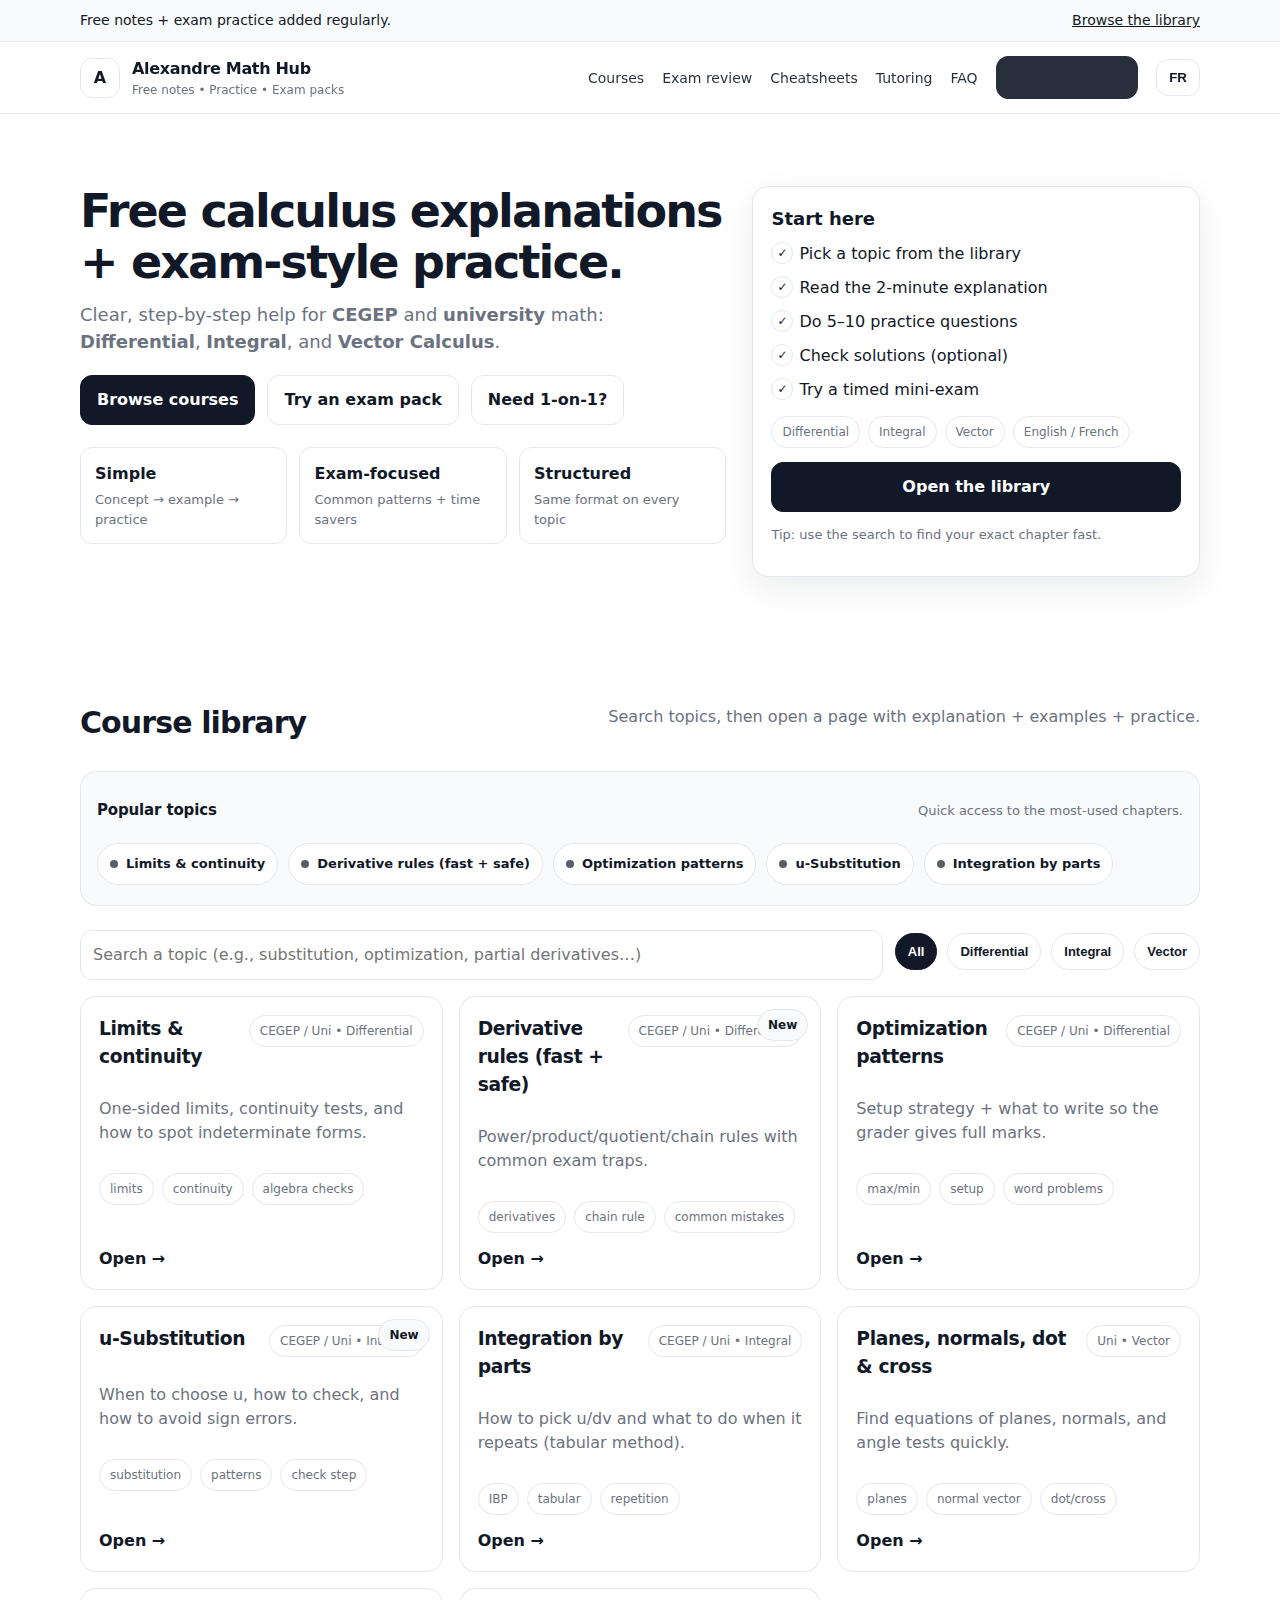
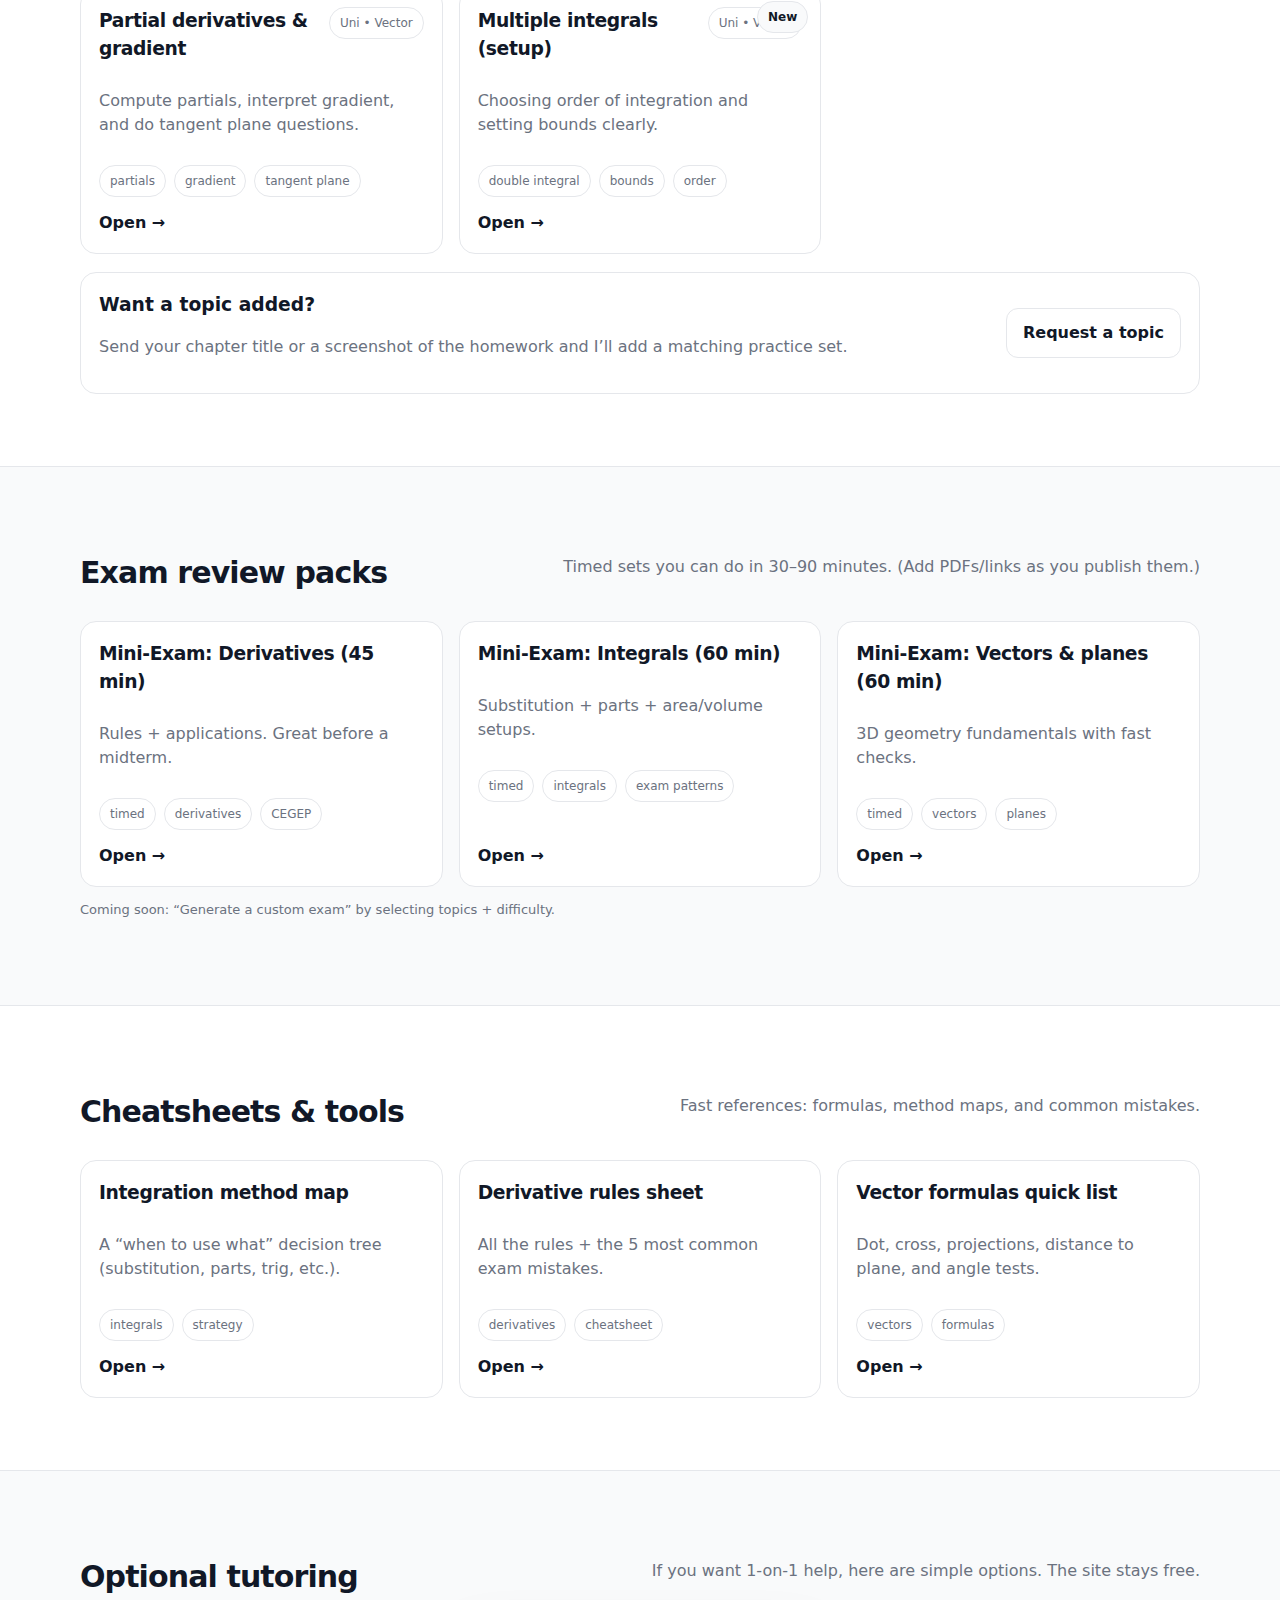
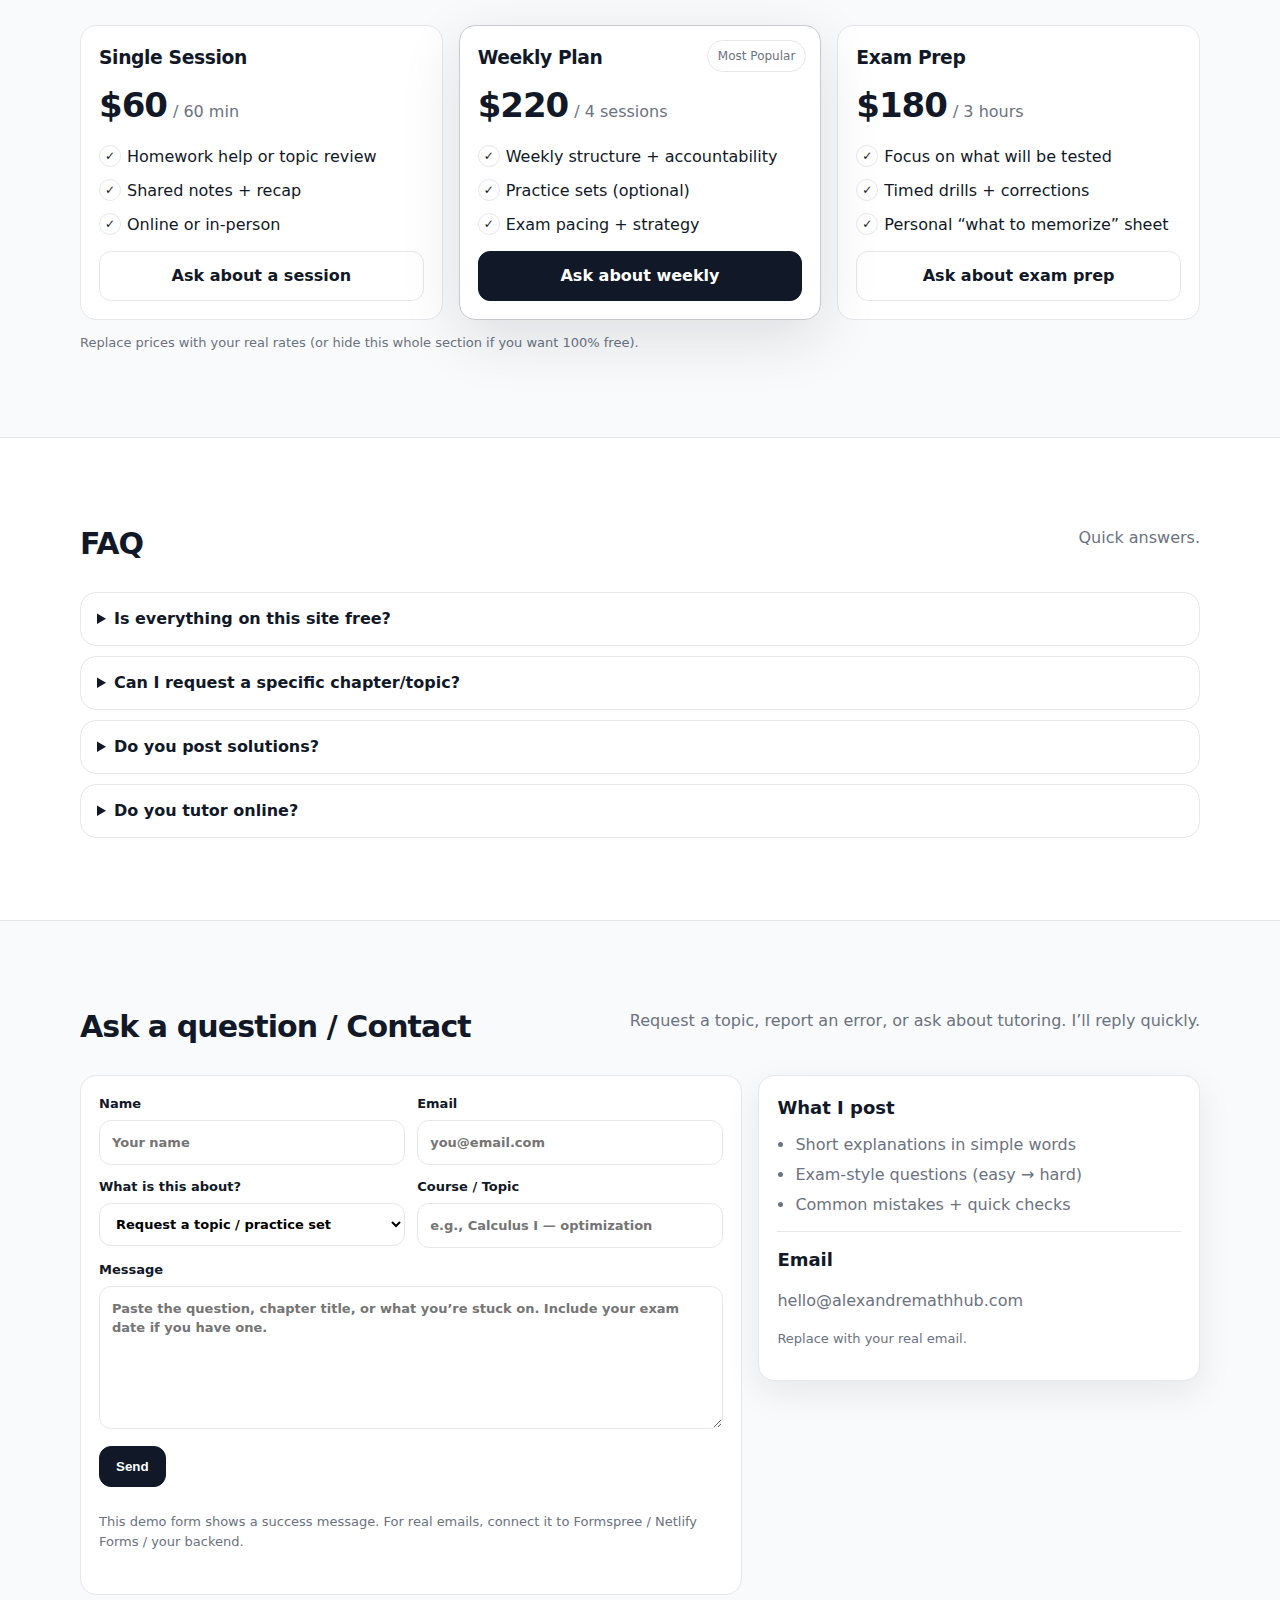
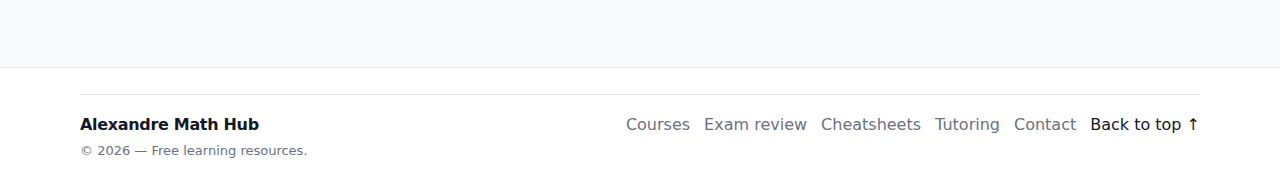
<file: index.html>
<!doctype html>
<html lang="en">
<head>
  <meta charset="utf-8" />
  <meta name="viewport" content="width=device-width,initial-scale=1" />
  <title data-i18n="meta.title">Alexandre Math Hub | Free Calculus Notes & Practice</title>
  <meta name="description"
        content="Free explanations and exam-style practice for CEGEP & university math: Differential, Integral, and Vector Calculus. Optional tutoring available."
        data-i18n-content="meta.description" />
  <link rel="icon" href="assets/favicon.svg" type="image/svg+xml" />
  <link rel="stylesheet" href="styles.css" />
</head>

<body>
  <!-- Top notice -->
  <div class="topbar" role="note" aria-label="Site notice" data-i18n-aria="topbar.aria">
    <div class="container topbar__inner">
      <span data-i18n="topbar.text">Free notes + exam practice added regularly.</span>
      <a class="topbar__link" href="#library" data-i18n="topbar.link">Browse the library</a>
    </div>
  </div>

  <!-- Header -->
  <header class="header" id="top">
    <div class="container header__inner">
      <a class="brand" href="#top" aria-label="Alexandre Math Hub home" data-i18n-aria="brand.aria">
        <span class="brand__mark" aria-hidden="true">A</span>
        <span class="brand__text">
          <span class="brand__name" data-i18n="brand.name">Alexandre Math Hub</span>
          <span class="brand__domain" data-i18n="brand.tagline">Free notes • Practice • Exam packs</span>
        </span>
      </a>

      <nav class="nav" aria-label="Primary navigation" data-i18n-aria="nav.aria">
        <button class="nav__toggle" id="navToggle" aria-expanded="false" aria-controls="navMenu">
          <span class="sr-only" data-i18n="nav.openMenu">Open menu</span>
          <span aria-hidden="true">☰</span>
        </button>
        <ul class="nav__menu" id="navMenu">
          <li><a href="#library" data-i18n="nav.courses">Courses</a></li>
          <li><a href="#exam-review" data-i18n="nav.examReview">Exam review</a></li>
          <li><a href="#resources" data-i18n="nav.cheatsheets">Cheatsheets</a></li>
          <li><a href="#tutoring" data-i18n="nav.tutoring">Tutoring</a></li>
          <li><a href="#faq" data-i18n="nav.faq">FAQ</a></li>
          <li><a class="btn btn--sm" href="#contact" data-i18n="nav.ask">Ask a question</a></li>
          <li>
            <button class="btn btn--ghost btn--sm lang" id="langToggle" type="button" aria-label="Switch language">
              FR
            </button>
          </li>
        </ul>
      </nav>
    </div>
  </header>

  <!-- Hero -->
  <main>
    <section class="hero">
      <div class="container hero__grid">
        <div class="hero__copy">
          <h1 data-i18n="hero.h1">Free calculus explanations + exam-style practice.</h1>
          <p class="lead" data-i18n="hero.lead">
            Clear, step-by-step help for <strong>CEGEP</strong> and <strong>university</strong> math:
            <strong>Differential</strong>, <strong>Integral</strong>, and <strong>Vector Calculus</strong>.
          </p>

          <div class="hero__cta">
            <a class="btn" href="#library" data-i18n="hero.ctaBrowse">Browse courses</a>
            <a class="btn btn--ghost" href="#exam-review" data-i18n="hero.ctaExam">Try an exam pack</a>
            <a class="btn btn--ghost" href="#tutoring" aria-label="Optional tutoring" data-i18n="hero.ctaTutoring" data-i18n-aria="hero.ctaTutoringAria">Need 1-on-1?</a>
          </div>

          <div class="hero__trust">
            <div class="trust__item">
              <div class="trust__title" data-i18n="trust.simpleTitle">Simple</div>
              <div class="trust__text" data-i18n="trust.simpleText">Concept → example → practice</div>
            </div>
            <div class="trust__item">
              <div class="trust__title" data-i18n="trust.examTitle">Exam-focused</div>
              <div class="trust__text" data-i18n="trust.examText">Common patterns + time savers</div>
            </div>
            <div class="trust__item">
              <div class="trust__title" data-i18n="trust.structuredTitle">Structured</div>
              <div class="trust__text" data-i18n="trust.structuredText">Same format on every topic</div>
            </div>
          </div>
        </div>

        <aside class="hero__card" aria-label="Quick start" data-i18n-aria="quickstart.aria">
          <div class="card">
            <h2 class="card__title" data-i18n="quickstart.title">Start here</h2>
            <ul class="checklist">
              <li data-i18n="quickstart.step1">Pick a topic from the library</li>
              <li data-i18n="quickstart.step2">Read the 2-minute explanation</li>
              <li data-i18n="quickstart.step3">Do 5–10 practice questions</li>
              <li data-i18n="quickstart.step4">Check solutions (optional)</li>
              <li data-i18n="quickstart.step5">Try a timed mini-exam</li>
            </ul>

            <div class="card__meta">
              <div class="pill" data-i18n="pill.differential">Differential</div>
              <div class="pill" data-i18n="pill.integral">Integral</div>
              <div class="pill" data-i18n="pill.vector">Vector</div>
              <div class="pill" data-i18n="pill.langs">English / French</div>
            </div>

            <a class="btn btn--full" href="#library" data-i18n="quickstart.openLibrary">Open the library</a>
            <p class="muted small" data-i18n="quickstart.tip">Tip: use the search to find your exact chapter fast.</p>
          </div>
        </aside>
      </div>
    </section>

    <!-- Library -->
    <section class="section" id="library">
      <div class="container">
        <div class="section__head">
          <h2 data-i18n="library.title">Course library</h2>
          <p class="muted" data-i18n="library.subtitle">Search topics, then open a page with explanation + examples + practice.</p>
        </div>

        <!-- Popular topics -->
        <div class="popular">
          <div class="popular__head">
            <h3 class="popular__title" data-i18n="library.popularTitle">Popular topics</h3>
            <p class="muted small" data-i18n="library.popularSubtitle">Quick access to the most-used chapters.</p>
          </div>
          <div class="popular__row" id="popularRow" aria-label="Popular topics"></div>
        </div>

        <div class="filterbar" role="search">
          <label class="search">
            <span class="sr-only" data-i18n="library.searchLabel">Search topics</span>
            <input id="topicSearch" type="search" data-i18n-placeholder="library.searchPlaceholder"
                   placeholder="Search a topic (e.g., substitution, optimization, partial derivatives…)" />
          </label>

          <div class="filters" aria-label="Topic filters" data-i18n-aria="library.filtersAria">
            <button class="chip is-active" data-filter="all" type="button" data-i18n="filter.all">All</button>
            <button class="chip" data-filter="differential" type="button" data-i18n="filter.differential">Differential</button>
            <button class="chip" data-filter="integral" type="button" data-i18n="filter.integral">Integral</button>
            <button class="chip" data-filter="vector" type="button" data-i18n="filter.vector">Vector</button>
          </div>
        </div>

        <div class="grid grid--3" id="topicGrid" aria-label="Topic cards" data-i18n-aria="library.cardsAria"></div>

        <div class="callout">
          <div>
            <h3 class="callout__title" data-i18n="callout.title">Want a topic added?</h3>
            <p class="muted" data-i18n="callout.text">Send your chapter title or a screenshot of the homework and I’ll add a matching practice set.</p>
          </div>
          <a class="btn btn--ghost" href="#contact" data-i18n="callout.button">Request a topic</a>
        </div>
      </div>
    </section>

    <!-- Exam review -->
    <section class="section section--alt" id="exam-review">
      <div class="container">
        <div class="section__head">
          <h2 data-i18n="exams.title">Exam review packs</h2>
          <p class="muted" data-i18n="exams.subtitle">Timed sets you can do in 30–90 minutes. (Add PDFs/links as you publish them.)</p>
        </div>

        <div class="grid grid--3" id="examGrid" aria-label="Exam pack cards" data-i18n-aria="exams.cardsAria"></div>

        <p class="small muted" data-i18n="exams.comingSoon">
          Coming soon: “Generate a custom exam” by selecting topics + difficulty.
        </p>
      </div>
    </section>

    <!-- Resources -->
    <section class="section" id="resources">
      <div class="container">
        <div class="section__head">
          <h2 data-i18n="resources.title">Cheatsheets & tools</h2>
          <p class="muted" data-i18n="resources.subtitle">Fast references: formulas, method maps, and common mistakes.</p>
        </div>

        <div class="grid grid--3" id="resourceGrid" aria-label="Resource cards" data-i18n-aria="resources.cardsAria"></div>
      </div>
    </section>

    <!-- Tutoring -->
    <section class="section section--alt" id="tutoring">
      <div class="container">
        <div class="section__head">
          <h2 data-i18n="tutoring.title">Optional tutoring</h2>
          <p class="muted" data-i18n="tutoring.subtitle">If you want 1-on-1 help, here are simple options. The site stays free.</p>
        </div>

        <div class="grid grid--3">
          <article class="price">
            <h3 data-i18n="tutoring.singleTitle">Single Session</h3>
            <p class="price__tag"><span class="price__amount">$60</span><span class="price__unit" data-i18n="tutoring.perHour">/ 60 min</span></p>
            <ul class="checklist">
              <li data-i18n="tutoring.single1">Homework help or topic review</li>
              <li data-i18n="tutoring.single2">Shared notes + recap</li>
              <li data-i18n="tutoring.single3">Online or in-person</li>
            </ul>
            <a class="btn btn--ghost btn--full" href="#contact" data-i18n="tutoring.singleBtn">Ask about a session</a>
          </article>

          <article class="price price--featured" aria-label="Most popular plan" data-i18n-aria="tutoring.popularAria">
            <div class="badge" data-i18n="tutoring.popularBadge">Most Popular</div>
            <h3 data-i18n="tutoring.weeklyTitle">Weekly Plan</h3>
            <p class="price__tag"><span class="price__amount">$220</span><span class="price__unit" data-i18n="tutoring.per4">/ 4 sessions</span></p>
            <ul class="checklist">
              <li data-i18n="tutoring.weekly1">Weekly structure + accountability</li>
              <li data-i18n="tutoring.weekly2">Practice sets (optional)</li>
              <li data-i18n="tutoring.weekly3">Exam pacing + strategy</li>
            </ul>
            <a class="btn btn--full" href="#contact" data-i18n="tutoring.weeklyBtn">Ask about weekly</a>
          </article>

          <article class="price">
            <h3 data-i18n="tutoring.examTitle">Exam Prep</h3>
            <p class="price__tag"><span class="price__amount">$180</span><span class="price__unit" data-i18n="tutoring.per3h">/ 3 hours</span></p>
            <ul class="checklist">
              <li data-i18n="tutoring.exam1">Focus on what will be tested</li>
              <li data-i18n="tutoring.exam2">Timed drills + corrections</li>
              <li data-i18n="tutoring.exam3">Personal “what to memorize” sheet</li>
            </ul>
            <a class="btn btn--ghost btn--full" href="#contact" data-i18n="tutoring.examBtn">Ask about exam prep</a>
          </article>
        </div>

        <p class="small muted" data-i18n="tutoring.note">
          Replace prices with your real rates (or hide this whole section if you want 100% free).
        </p>
      </div>
    </section>

    <!-- FAQ -->
    <section class="section" id="faq">
      <div class="container">
        <div class="section__head">
          <h2 data-i18n="faq.title">FAQ</h2>
          <p class="muted" data-i18n="faq.subtitle">Quick answers.</p>
        </div>

        <div class="faq">
          <details>
            <summary data-i18n="faq.q1">Is everything on this site free?</summary>
            <p data-i18n="faq.a1">Yes. Notes, explanations, practice questions, and exam packs are free. Tutoring is optional.</p>
          </details>
          <details>
            <summary data-i18n="faq.q2">Can I request a specific chapter/topic?</summary>
            <p data-i18n="faq.a2">Yes—send the topic name (or a screenshot of your homework). I’ll try to add it to the library.</p>
          </details>
          <details>
            <summary data-i18n="faq.q3">Do you post solutions?</summary>
            <p data-i18n="faq.a3">Some pages include full solutions; others have answers first with “show solution” steps.</p>
          </details>
          <details>
            <summary data-i18n="faq.q4">Do you tutor online?</summary>
            <p data-i18n="faq.a4">Yes. Online sessions use a shared whiteboard and work well for most calculus courses.</p>
          </details>
        </div>
      </div>
    </section>

    <!-- Contact -->
    <section class="section section--alt" id="contact">
      <div class="container">
        <div class="section__head">
          <h2 data-i18n="contact.title">Ask a question / Contact</h2>
          <p class="muted" data-i18n="contact.subtitle">Request a topic, report an error, or ask about tutoring. I’ll reply quickly.</p>
        </div>

        <div class="contact">
          <form class="form" id="contactForm">
            <div class="form__row">
              <label>
                <span data-i18n="contact.name">Name</span>
                <input name="name" autocomplete="name" required data-i18n-placeholder="contact.namePh" placeholder="Your name" />
              </label>
              <label>
                <span data-i18n="contact.email">Email</span>
                <input type="email" name="email" autocomplete="email" required data-i18n-placeholder="contact.emailPh" placeholder="you@email.com" />
              </label>
            </div>

            <div class="form__row">
              <label>
                <span data-i18n="contact.about">What is this about?</span>
                <select name="purpose">
                  <option data-i18n="contact.opt1">Request a topic / practice set</option>
                  <option data-i18n="contact.opt2">Question about a solution</option>
                  <option data-i18n="contact.opt3">Report an error</option>
                  <option data-i18n="contact.opt4">Tutoring inquiry</option>
                  <option data-i18n="contact.opt5">Other</option>
                </select>
              </label>
              <label>
                <span data-i18n="contact.courseTopic">Course / Topic</span>
                <input name="topic" required data-i18n-placeholder="contact.topicPh" placeholder="e.g., Calculus I — optimization" />
              </label>
            </div>

            <label>
              <span data-i18n="contact.message">Message</span>
              <textarea name="message" rows="6" required data-i18n-placeholder="contact.msgPh"
                        placeholder="Paste the question, chapter title, or what you’re stuck on. Include your exam date if you have one."></textarea>
            </label>

            <div class="form__actions">
              <button class="btn" type="submit" data-i18n="contact.send">Send</button>
              <p class="muted small" data-i18n="contact.formNote">
                This demo form shows a success message. For real emails, connect it to Formspree / Netlify Forms / your backend.
              </p>
            </div>

            <div class="form__notice" id="formNotice" aria-live="polite"></div>
          </form>

          <aside class="contact__side">
            <div class="card">
              <h3 class="card__title" data-i18n="contact.whatIPost">What I post</h3>
              <ul class="bullets">
                <li data-i18n="contact.post1">Short explanations in simple words</li>
                <li data-i18n="contact.post2">Exam-style questions (easy → hard)</li>
                <li data-i18n="contact.post3">Common mistakes + quick checks</li>
              </ul>
              <div class="divider"></div>
              <h3 class="card__title" data-i18n="contact.emailTitle">Email</h3>
              <p class="muted">
                <a href="mailto:hello@alexandremathhub.com">hello@alexandremathhub.com</a>
              </p>
              <p class="small muted" data-i18n="contact.replaceEmail">Replace with your real email.</p>
            </div>
          </aside>
        </div>
      </div>
    </section>
  </main>

  <!-- Footer -->
  <footer class="footer">
    <div class="container footer__inner">
      <div>
        <div class="footer__brand" data-i18n="footer.brand">Alexandre Math Hub</div>
        <div class="small muted" data-i18n="footer.copyright">© <span id="year"></span> — Free learning resources.</div>
      </div>
      <div class="footer__links">
        <a href="#library" data-i18n="footer.courses">Courses</a>
        <a href="#exam-review" data-i18n="footer.exams">Exam review</a>
        <a href="#resources" data-i18n="footer.resources">Cheatsheets</a>
        <a href="#tutoring" data-i18n="footer.tutoring">Tutoring</a>
        <a href="#contact" data-i18n="footer.contact">Contact</a>
        <a href="#top" class="to-top" data-i18n="footer.top">Back to top ↑</a>
      </div>
    </div>
  </footer>

  <script src="script.js"></script>
</body>
</html>
</file>
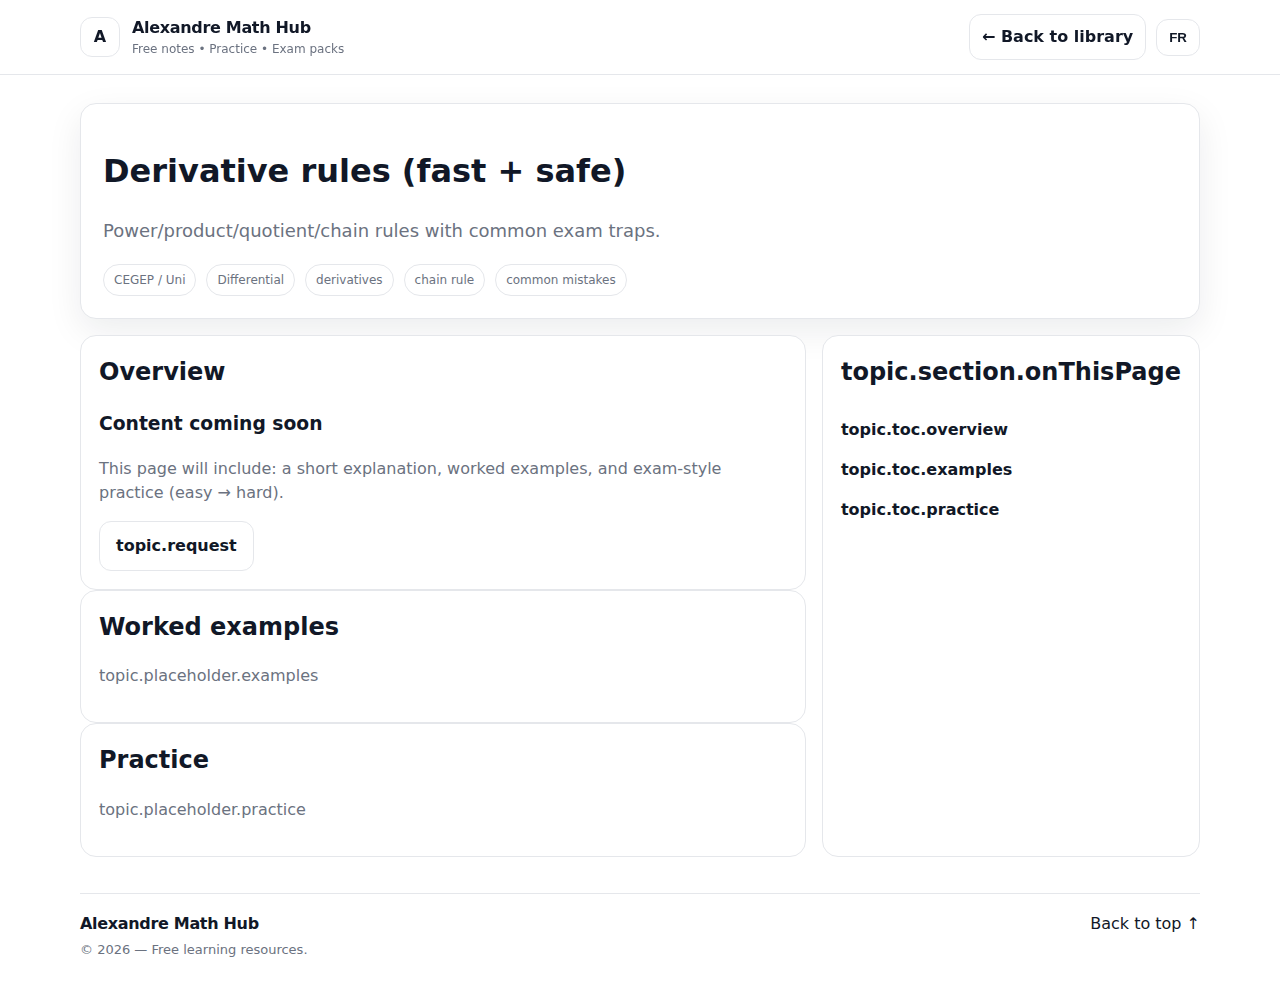
<file: derivative-rules.html>
<!doctype html>
<html lang="en">
<head>
  <meta charset="utf-8" />
  <meta name="viewport" content="width=device-width,initial-scale=1" />
  <title>Topic | Alexandre Math Hub</title>
  <meta name="description" content="Topic page" />
  <link rel="icon" href="../assets/favicon.svg" type="image/svg+xml" />
  <link rel="stylesheet" href="../styles.css" />
</head>
<body data-topic-slug="derivative-rules">
  <header class="header" id="top">
    <div class="container header__inner">
      <a class="brand" href="../index.html#library" aria-label="Alexandre Math Hub home" data-i18n-aria="brand.aria">
        <span class="brand__mark" aria-hidden="true">A</span>
        <span class="brand__text">
          <span class="brand__name" data-i18n="brand.name">Alexandre Math Hub</span>
          <span class="brand__domain" data-i18n="brand.tagline">Free notes • Practice • Exam packs</span>
        </span>
      </a>

      <div class="topic-actions">
        <a class="btn btn--ghost btn--sm" href="../index.html#library" data-i18n="topic.back">← Back to library</a>
        <button class="btn btn--ghost btn--sm lang" id="langToggle" type="button" aria-label="Switch language">FR</button>
      </div>
    </div>
  </header>

  <main class="topic-shell">
    <div class="container">
      <div class="topic-hero">
        <h1 id="topicPageTitle">Topic</h1>
        <p class="lead" id="topicPageDesc">Description</p>
        <div class="topic-hero__meta" id="topicPageMeta"></div>
      </div>

      <div class="topic-layout">
        <div>
          <section class="topic-box" id="overview">
            <h2 data-i18n="topic.section.overview">Overview</h2>
            <h3 id="topicComingTitle">Content coming soon</h3>
            <p class="muted" id="topicComingText">This page will include...</p>
            <a class="btn btn--ghost" href="../index.html#contact" data-i18n="topic.request">Request content for this topic</a>
          </section>

          <section class="topic-box" id="examples">
            <h2 data-i18n="topic.section.examples">Examples</h2>
            <p class="muted" data-i18n="topic.placeholder.examples">Worked examples will appear here (step-by-step).</p>
          </section>

          <section class="topic-box" id="practice">
            <h2 data-i18n="topic.section.practice">Practice</h2>
            <p class="muted" data-i18n="topic.placeholder.practice">Practice questions (easy → hard) + solutions toggles will appear here.</p>
          </section>
        </div>

        <aside class="topic-box" aria-label="On this page">
          <h2 data-i18n="topic.section.onThisPage">On this page</h2>
          <div class="toc">
            <a href="#overview" data-i18n="topic.toc.overview">Overview</a>
            <a href="#examples" data-i18n="topic.toc.examples">Examples</a>
            <a href="#practice" data-i18n="topic.toc.practice">Practice</a>
          </div>
        </aside>
      </div>
    </div>
  </main>

  <footer class="footer">
    <div class="container footer__inner">
      <div class="footer__left">
        <div class="footer__brand" data-i18n="footer.brand">Alexandre Math Hub</div>
        <div class="muted small" data-i18n="footer.copyright">© <span id="year"></span> — Free learning resources.</div>
      </div>
      <div class="footer__right">
        <a href="#top" data-i18n="footer.top">Back to top ↑</a>
      </div>
    </div>
  </footer>

  <script src="../script.js"></script>
</body>
</html>
</file>
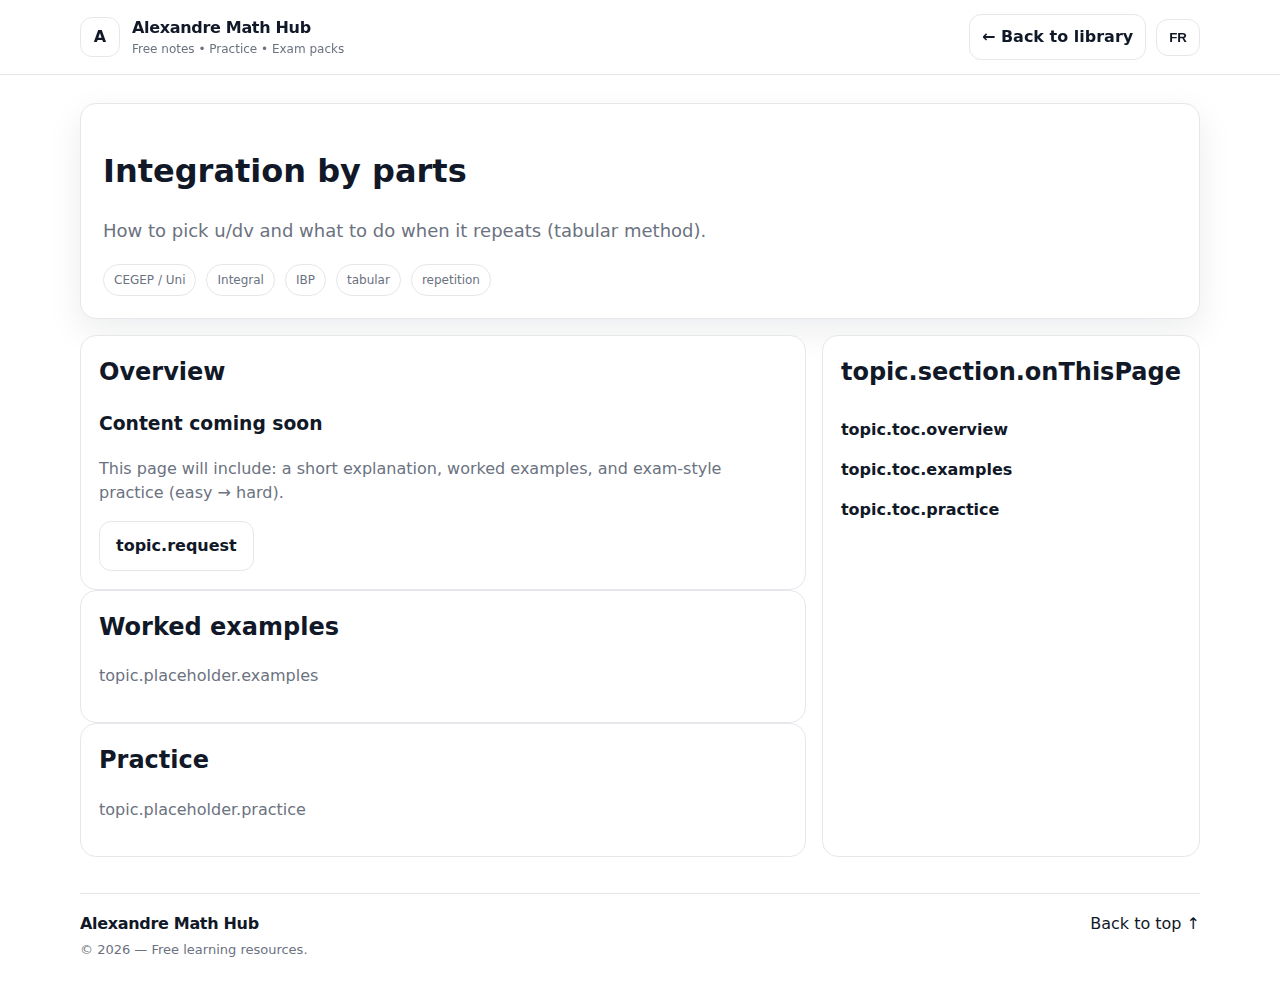
<file: ibp.html>
<!doctype html>
<html lang="en">
<head>
  <meta charset="utf-8" />
  <meta name="viewport" content="width=device-width,initial-scale=1" />
  <title>Topic | Alexandre Math Hub</title>
  <meta name="description" content="Topic page" />
  <link rel="icon" href="../assets/favicon.svg" type="image/svg+xml" />
  <link rel="stylesheet" href="../styles.css" />
</head>
<body data-topic-slug="ibp">
  <header class="header" id="top">
    <div class="container header__inner">
      <a class="brand" href="../index.html#library" aria-label="Alexandre Math Hub home" data-i18n-aria="brand.aria">
        <span class="brand__mark" aria-hidden="true">A</span>
        <span class="brand__text">
          <span class="brand__name" data-i18n="brand.name">Alexandre Math Hub</span>
          <span class="brand__domain" data-i18n="brand.tagline">Free notes • Practice • Exam packs</span>
        </span>
      </a>

      <div class="topic-actions">
        <a class="btn btn--ghost btn--sm" href="../index.html#library" data-i18n="topic.back">← Back to library</a>
        <button class="btn btn--ghost btn--sm lang" id="langToggle" type="button" aria-label="Switch language">FR</button>
      </div>
    </div>
  </header>

  <main class="topic-shell">
    <div class="container">
      <div class="topic-hero">
        <h1 id="topicPageTitle">Topic</h1>
        <p class="lead" id="topicPageDesc">Description</p>
        <div class="topic-hero__meta" id="topicPageMeta"></div>
      </div>

      <div class="topic-layout">
        <div>
          <section class="topic-box" id="overview">
            <h2 data-i18n="topic.section.overview">Overview</h2>
            <h3 id="topicComingTitle">Content coming soon</h3>
            <p class="muted" id="topicComingText">This page will include...</p>
            <a class="btn btn--ghost" href="../index.html#contact" data-i18n="topic.request">Request content for this topic</a>
          </section>

          <section class="topic-box" id="examples">
            <h2 data-i18n="topic.section.examples">Examples</h2>
            <p class="muted" data-i18n="topic.placeholder.examples">Worked examples will appear here (step-by-step).</p>
          </section>

          <section class="topic-box" id="practice">
            <h2 data-i18n="topic.section.practice">Practice</h2>
            <p class="muted" data-i18n="topic.placeholder.practice">Practice questions (easy → hard) + solutions toggles will appear here.</p>
          </section>
        </div>

        <aside class="topic-box" aria-label="On this page">
          <h2 data-i18n="topic.section.onThisPage">On this page</h2>
          <div class="toc">
            <a href="#overview" data-i18n="topic.toc.overview">Overview</a>
            <a href="#examples" data-i18n="topic.toc.examples">Examples</a>
            <a href="#practice" data-i18n="topic.toc.practice">Practice</a>
          </div>
        </aside>
      </div>
    </div>
  </main>

  <footer class="footer">
    <div class="container footer__inner">
      <div class="footer__left">
        <div class="footer__brand" data-i18n="footer.brand">Alexandre Math Hub</div>
        <div class="muted small" data-i18n="footer.copyright">© <span id="year"></span> — Free learning resources.</div>
      </div>
      <div class="footer__right">
        <a href="#top" data-i18n="footer.top">Back to top ↑</a>
      </div>
    </div>
  </footer>

  <script src="../script.js"></script>
</body>
</html>
</file>
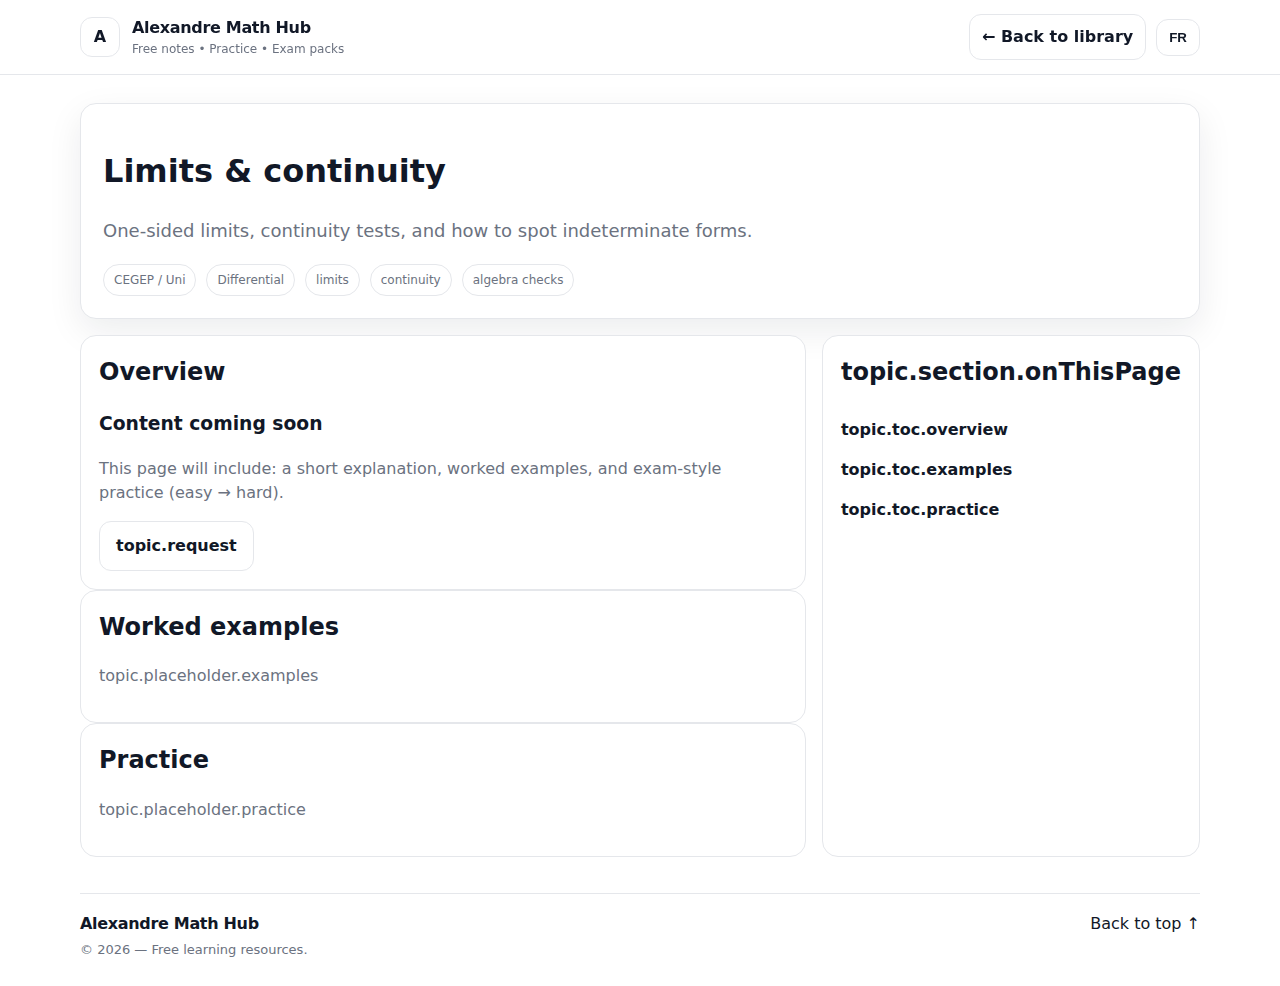
<file: limits.html>
<!doctype html>
<html lang="en">
<head>
  <meta charset="utf-8" />
  <meta name="viewport" content="width=device-width,initial-scale=1" />
  <title>Topic | Alexandre Math Hub</title>
  <meta name="description" content="Topic page" />
  <link rel="icon" href="../assets/favicon.svg" type="image/svg+xml" />
  <link rel="stylesheet" href="../styles.css" />
</head>
<body data-topic-slug="limits">
  <header class="header" id="top">
    <div class="container header__inner">
      <a class="brand" href="../index.html#library" aria-label="Alexandre Math Hub home" data-i18n-aria="brand.aria">
        <span class="brand__mark" aria-hidden="true">A</span>
        <span class="brand__text">
          <span class="brand__name" data-i18n="brand.name">Alexandre Math Hub</span>
          <span class="brand__domain" data-i18n="brand.tagline">Free notes • Practice • Exam packs</span>
        </span>
      </a>

      <div class="topic-actions">
        <a class="btn btn--ghost btn--sm" href="../index.html#library" data-i18n="topic.back">← Back to library</a>
        <button class="btn btn--ghost btn--sm lang" id="langToggle" type="button" aria-label="Switch language">FR</button>
      </div>
    </div>
  </header>

  <main class="topic-shell">
    <div class="container">
      <div class="topic-hero">
        <h1 id="topicPageTitle">Topic</h1>
        <p class="lead" id="topicPageDesc">Description</p>
        <div class="topic-hero__meta" id="topicPageMeta"></div>
      </div>

      <div class="topic-layout">
        <div>
          <section class="topic-box" id="overview">
            <h2 data-i18n="topic.section.overview">Overview</h2>
            <h3 id="topicComingTitle">Content coming soon</h3>
            <p class="muted" id="topicComingText">This page will include...</p>
            <a class="btn btn--ghost" href="../index.html#contact" data-i18n="topic.request">Request content for this topic</a>
          </section>

          <section class="topic-box" id="examples">
            <h2 data-i18n="topic.section.examples">Examples</h2>
            <p class="muted" data-i18n="topic.placeholder.examples">Worked examples will appear here (step-by-step).</p>
          </section>

          <section class="topic-box" id="practice">
            <h2 data-i18n="topic.section.practice">Practice</h2>
            <p class="muted" data-i18n="topic.placeholder.practice">Practice questions (easy → hard) + solutions toggles will appear here.</p>
          </section>
        </div>

        <aside class="topic-box" aria-label="On this page">
          <h2 data-i18n="topic.section.onThisPage">On this page</h2>
          <div class="toc">
            <a href="#overview" data-i18n="topic.toc.overview">Overview</a>
            <a href="#examples" data-i18n="topic.toc.examples">Examples</a>
            <a href="#practice" data-i18n="topic.toc.practice">Practice</a>
          </div>
        </aside>
      </div>
    </div>
  </main>

  <footer class="footer">
    <div class="container footer__inner">
      <div class="footer__left">
        <div class="footer__brand" data-i18n="footer.brand">Alexandre Math Hub</div>
        <div class="muted small" data-i18n="footer.copyright">© <span id="year"></span> — Free learning resources.</div>
      </div>
      <div class="footer__right">
        <a href="#top" data-i18n="footer.top">Back to top ↑</a>
      </div>
    </div>
  </footer>

  <script src="../script.js"></script>
</body>
</html>
</file>
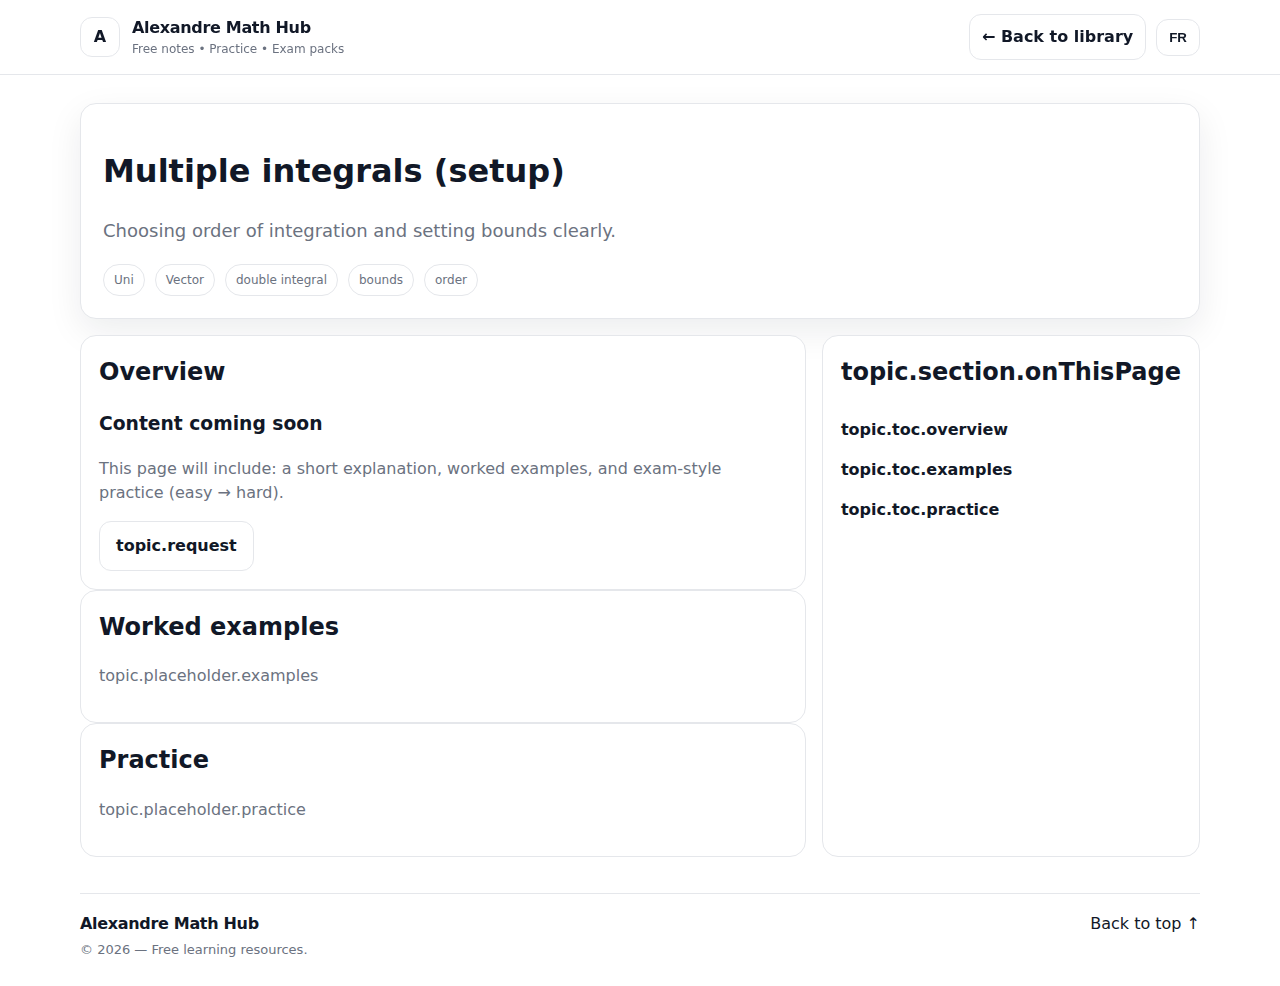
<file: multiple-integrals.html>
<!doctype html>
<html lang="en">
<head>
  <meta charset="utf-8" />
  <meta name="viewport" content="width=device-width,initial-scale=1" />
  <title>Topic | Alexandre Math Hub</title>
  <meta name="description" content="Topic page" />
  <link rel="icon" href="../assets/favicon.svg" type="image/svg+xml" />
  <link rel="stylesheet" href="../styles.css" />
</head>
<body data-topic-slug="multiple-integrals">
  <header class="header" id="top">
    <div class="container header__inner">
      <a class="brand" href="../index.html#library" aria-label="Alexandre Math Hub home" data-i18n-aria="brand.aria">
        <span class="brand__mark" aria-hidden="true">A</span>
        <span class="brand__text">
          <span class="brand__name" data-i18n="brand.name">Alexandre Math Hub</span>
          <span class="brand__domain" data-i18n="brand.tagline">Free notes • Practice • Exam packs</span>
        </span>
      </a>

      <div class="topic-actions">
        <a class="btn btn--ghost btn--sm" href="../index.html#library" data-i18n="topic.back">← Back to library</a>
        <button class="btn btn--ghost btn--sm lang" id="langToggle" type="button" aria-label="Switch language">FR</button>
      </div>
    </div>
  </header>

  <main class="topic-shell">
    <div class="container">
      <div class="topic-hero">
        <h1 id="topicPageTitle">Topic</h1>
        <p class="lead" id="topicPageDesc">Description</p>
        <div class="topic-hero__meta" id="topicPageMeta"></div>
      </div>

      <div class="topic-layout">
        <div>
          <section class="topic-box" id="overview">
            <h2 data-i18n="topic.section.overview">Overview</h2>
            <h3 id="topicComingTitle">Content coming soon</h3>
            <p class="muted" id="topicComingText">This page will include...</p>
            <a class="btn btn--ghost" href="../index.html#contact" data-i18n="topic.request">Request content for this topic</a>
          </section>

          <section class="topic-box" id="examples">
            <h2 data-i18n="topic.section.examples">Examples</h2>
            <p class="muted" data-i18n="topic.placeholder.examples">Worked examples will appear here (step-by-step).</p>
          </section>

          <section class="topic-box" id="practice">
            <h2 data-i18n="topic.section.practice">Practice</h2>
            <p class="muted" data-i18n="topic.placeholder.practice">Practice questions (easy → hard) + solutions toggles will appear here.</p>
          </section>
        </div>

        <aside class="topic-box" aria-label="On this page">
          <h2 data-i18n="topic.section.onThisPage">On this page</h2>
          <div class="toc">
            <a href="#overview" data-i18n="topic.toc.overview">Overview</a>
            <a href="#examples" data-i18n="topic.toc.examples">Examples</a>
            <a href="#practice" data-i18n="topic.toc.practice">Practice</a>
          </div>
        </aside>
      </div>
    </div>
  </main>

  <footer class="footer">
    <div class="container footer__inner">
      <div class="footer__left">
        <div class="footer__brand" data-i18n="footer.brand">Alexandre Math Hub</div>
        <div class="muted small" data-i18n="footer.copyright">© <span id="year"></span> — Free learning resources.</div>
      </div>
      <div class="footer__right">
        <a href="#top" data-i18n="footer.top">Back to top ↑</a>
      </div>
    </div>
  </footer>

  <script src="../script.js"></script>
</body>
</html>
</file>
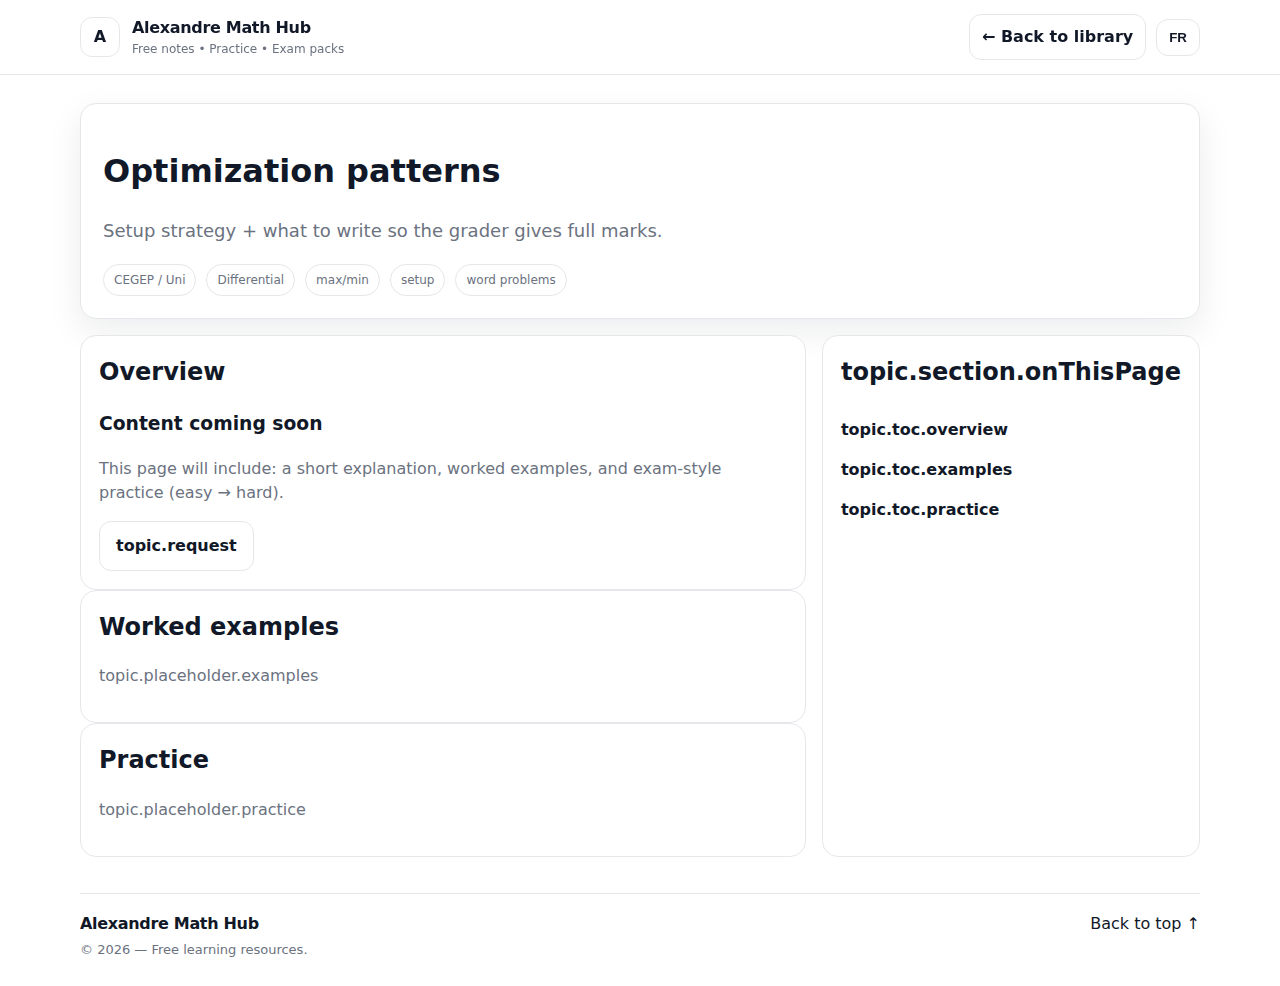
<file: optimization.html>
<!doctype html>
<html lang="en">
<head>
  <meta charset="utf-8" />
  <meta name="viewport" content="width=device-width,initial-scale=1" />
  <title>Topic | Alexandre Math Hub</title>
  <meta name="description" content="Topic page" />
  <link rel="icon" href="../assets/favicon.svg" type="image/svg+xml" />
  <link rel="stylesheet" href="../styles.css" />
</head>
<body data-topic-slug="optimization">
  <header class="header" id="top">
    <div class="container header__inner">
      <a class="brand" href="../index.html#library" aria-label="Alexandre Math Hub home" data-i18n-aria="brand.aria">
        <span class="brand__mark" aria-hidden="true">A</span>
        <span class="brand__text">
          <span class="brand__name" data-i18n="brand.name">Alexandre Math Hub</span>
          <span class="brand__domain" data-i18n="brand.tagline">Free notes • Practice • Exam packs</span>
        </span>
      </a>

      <div class="topic-actions">
        <a class="btn btn--ghost btn--sm" href="../index.html#library" data-i18n="topic.back">← Back to library</a>
        <button class="btn btn--ghost btn--sm lang" id="langToggle" type="button" aria-label="Switch language">FR</button>
      </div>
    </div>
  </header>

  <main class="topic-shell">
    <div class="container">
      <div class="topic-hero">
        <h1 id="topicPageTitle">Topic</h1>
        <p class="lead" id="topicPageDesc">Description</p>
        <div class="topic-hero__meta" id="topicPageMeta"></div>
      </div>

      <div class="topic-layout">
        <div>
          <section class="topic-box" id="overview">
            <h2 data-i18n="topic.section.overview">Overview</h2>
            <h3 id="topicComingTitle">Content coming soon</h3>
            <p class="muted" id="topicComingText">This page will include...</p>
            <a class="btn btn--ghost" href="../index.html#contact" data-i18n="topic.request">Request content for this topic</a>
          </section>

          <section class="topic-box" id="examples">
            <h2 data-i18n="topic.section.examples">Examples</h2>
            <p class="muted" data-i18n="topic.placeholder.examples">Worked examples will appear here (step-by-step).</p>
          </section>

          <section class="topic-box" id="practice">
            <h2 data-i18n="topic.section.practice">Practice</h2>
            <p class="muted" data-i18n="topic.placeholder.practice">Practice questions (easy → hard) + solutions toggles will appear here.</p>
          </section>
        </div>

        <aside class="topic-box" aria-label="On this page">
          <h2 data-i18n="topic.section.onThisPage">On this page</h2>
          <div class="toc">
            <a href="#overview" data-i18n="topic.toc.overview">Overview</a>
            <a href="#examples" data-i18n="topic.toc.examples">Examples</a>
            <a href="#practice" data-i18n="topic.toc.practice">Practice</a>
          </div>
        </aside>
      </div>
    </div>
  </main>

  <footer class="footer">
    <div class="container footer__inner">
      <div class="footer__left">
        <div class="footer__brand" data-i18n="footer.brand">Alexandre Math Hub</div>
        <div class="muted small" data-i18n="footer.copyright">© <span id="year"></span> — Free learning resources.</div>
      </div>
      <div class="footer__right">
        <a href="#top" data-i18n="footer.top">Back to top ↑</a>
      </div>
    </div>
  </footer>

  <script src="../script.js"></script>
</body>
</html>
</file>
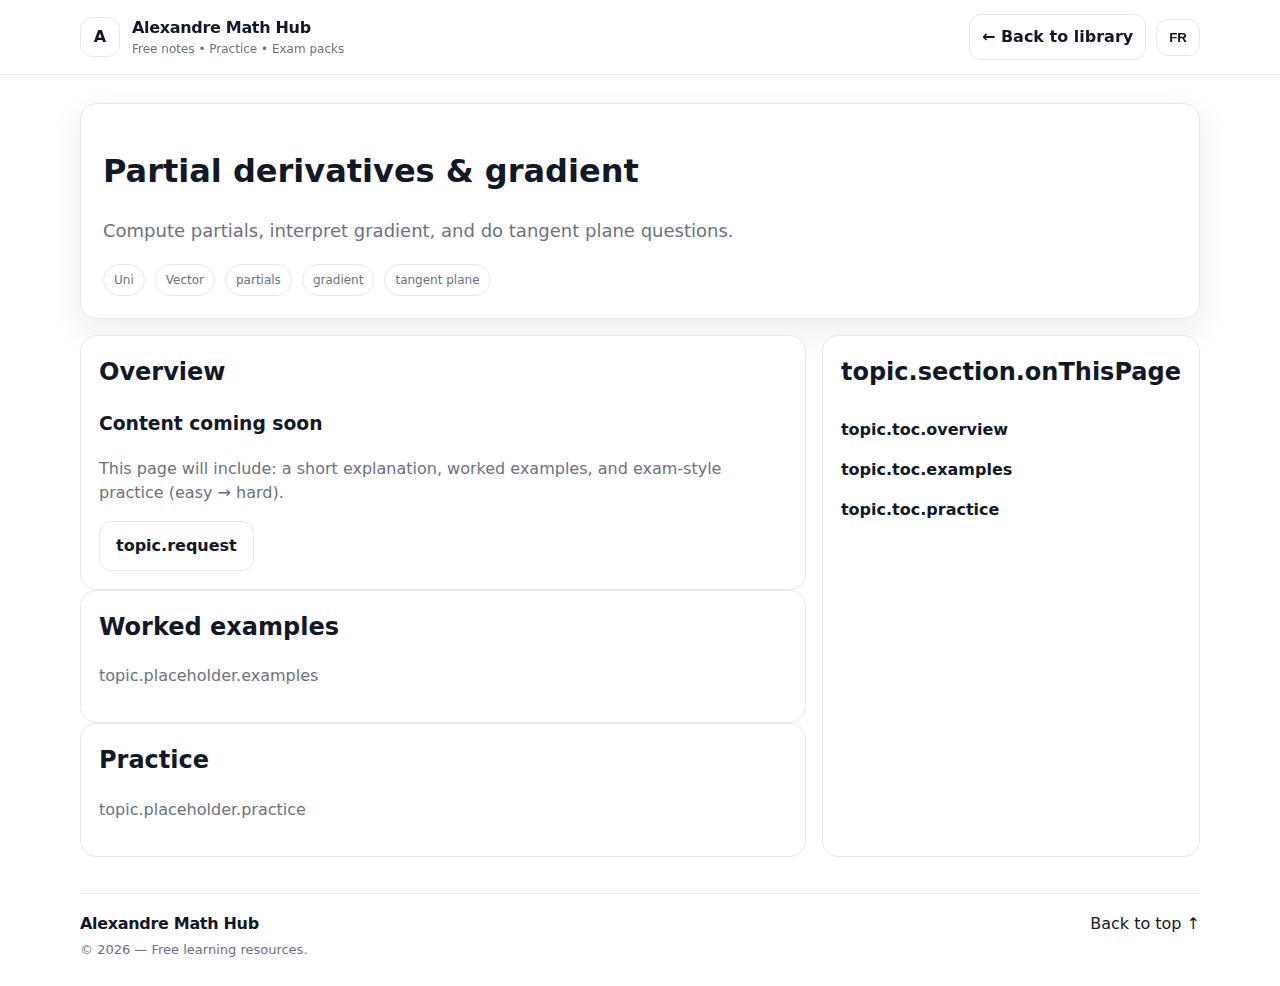
<file: partials.html>
<!doctype html>
<html lang="en">
<head>
  <meta charset="utf-8" />
  <meta name="viewport" content="width=device-width,initial-scale=1" />
  <title>Topic | Alexandre Math Hub</title>
  <meta name="description" content="Topic page" />
  <link rel="icon" href="../assets/favicon.svg" type="image/svg+xml" />
  <link rel="stylesheet" href="../styles.css" />
</head>
<body data-topic-slug="partials">
  <header class="header" id="top">
    <div class="container header__inner">
      <a class="brand" href="../index.html#library" aria-label="Alexandre Math Hub home" data-i18n-aria="brand.aria">
        <span class="brand__mark" aria-hidden="true">A</span>
        <span class="brand__text">
          <span class="brand__name" data-i18n="brand.name">Alexandre Math Hub</span>
          <span class="brand__domain" data-i18n="brand.tagline">Free notes • Practice • Exam packs</span>
        </span>
      </a>

      <div class="topic-actions">
        <a class="btn btn--ghost btn--sm" href="../index.html#library" data-i18n="topic.back">← Back to library</a>
        <button class="btn btn--ghost btn--sm lang" id="langToggle" type="button" aria-label="Switch language">FR</button>
      </div>
    </div>
  </header>

  <main class="topic-shell">
    <div class="container">
      <div class="topic-hero">
        <h1 id="topicPageTitle">Topic</h1>
        <p class="lead" id="topicPageDesc">Description</p>
        <div class="topic-hero__meta" id="topicPageMeta"></div>
      </div>

      <div class="topic-layout">
        <div>
          <section class="topic-box" id="overview">
            <h2 data-i18n="topic.section.overview">Overview</h2>
            <h3 id="topicComingTitle">Content coming soon</h3>
            <p class="muted" id="topicComingText">This page will include...</p>
            <a class="btn btn--ghost" href="../index.html#contact" data-i18n="topic.request">Request content for this topic</a>
          </section>

          <section class="topic-box" id="examples">
            <h2 data-i18n="topic.section.examples">Examples</h2>
            <p class="muted" data-i18n="topic.placeholder.examples">Worked examples will appear here (step-by-step).</p>
          </section>

          <section class="topic-box" id="practice">
            <h2 data-i18n="topic.section.practice">Practice</h2>
            <p class="muted" data-i18n="topic.placeholder.practice">Practice questions (easy → hard) + solutions toggles will appear here.</p>
          </section>
        </div>

        <aside class="topic-box" aria-label="On this page">
          <h2 data-i18n="topic.section.onThisPage">On this page</h2>
          <div class="toc">
            <a href="#overview" data-i18n="topic.toc.overview">Overview</a>
            <a href="#examples" data-i18n="topic.toc.examples">Examples</a>
            <a href="#practice" data-i18n="topic.toc.practice">Practice</a>
          </div>
        </aside>
      </div>
    </div>
  </main>

  <footer class="footer">
    <div class="container footer__inner">
      <div class="footer__left">
        <div class="footer__brand" data-i18n="footer.brand">Alexandre Math Hub</div>
        <div class="muted small" data-i18n="footer.copyright">© <span id="year"></span> — Free learning resources.</div>
      </div>
      <div class="footer__right">
        <a href="#top" data-i18n="footer.top">Back to top ↑</a>
      </div>
    </div>
  </footer>

  <script src="../script.js"></script>
</body>
</html>
</file>
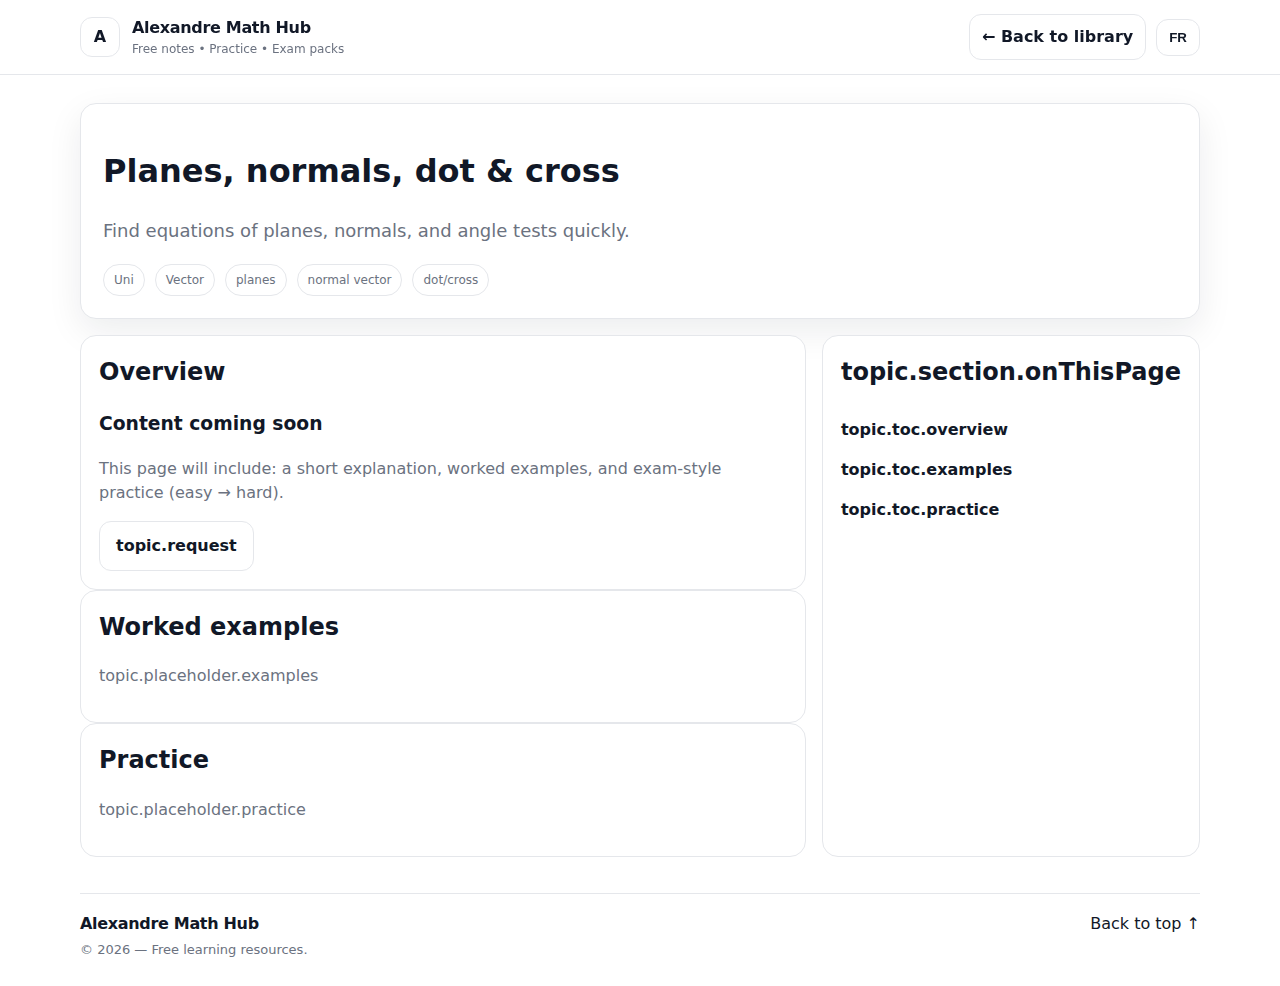
<file: planes.html>
<!doctype html>
<html lang="en">
<head>
  <meta charset="utf-8" />
  <meta name="viewport" content="width=device-width,initial-scale=1" />
  <title>Topic | Alexandre Math Hub</title>
  <meta name="description" content="Topic page" />
  <link rel="icon" href="../assets/favicon.svg" type="image/svg+xml" />
  <link rel="stylesheet" href="../styles.css" />
</head>
<body data-topic-slug="planes">
  <header class="header" id="top">
    <div class="container header__inner">
      <a class="brand" href="../index.html#library" aria-label="Alexandre Math Hub home" data-i18n-aria="brand.aria">
        <span class="brand__mark" aria-hidden="true">A</span>
        <span class="brand__text">
          <span class="brand__name" data-i18n="brand.name">Alexandre Math Hub</span>
          <span class="brand__domain" data-i18n="brand.tagline">Free notes • Practice • Exam packs</span>
        </span>
      </a>

      <div class="topic-actions">
        <a class="btn btn--ghost btn--sm" href="../index.html#library" data-i18n="topic.back">← Back to library</a>
        <button class="btn btn--ghost btn--sm lang" id="langToggle" type="button" aria-label="Switch language">FR</button>
      </div>
    </div>
  </header>

  <main class="topic-shell">
    <div class="container">
      <div class="topic-hero">
        <h1 id="topicPageTitle">Topic</h1>
        <p class="lead" id="topicPageDesc">Description</p>
        <div class="topic-hero__meta" id="topicPageMeta"></div>
      </div>

      <div class="topic-layout">
        <div>
          <section class="topic-box" id="overview">
            <h2 data-i18n="topic.section.overview">Overview</h2>
            <h3 id="topicComingTitle">Content coming soon</h3>
            <p class="muted" id="topicComingText">This page will include...</p>
            <a class="btn btn--ghost" href="../index.html#contact" data-i18n="topic.request">Request content for this topic</a>
          </section>

          <section class="topic-box" id="examples">
            <h2 data-i18n="topic.section.examples">Examples</h2>
            <p class="muted" data-i18n="topic.placeholder.examples">Worked examples will appear here (step-by-step).</p>
          </section>

          <section class="topic-box" id="practice">
            <h2 data-i18n="topic.section.practice">Practice</h2>
            <p class="muted" data-i18n="topic.placeholder.practice">Practice questions (easy → hard) + solutions toggles will appear here.</p>
          </section>
        </div>

        <aside class="topic-box" aria-label="On this page">
          <h2 data-i18n="topic.section.onThisPage">On this page</h2>
          <div class="toc">
            <a href="#overview" data-i18n="topic.toc.overview">Overview</a>
            <a href="#examples" data-i18n="topic.toc.examples">Examples</a>
            <a href="#practice" data-i18n="topic.toc.practice">Practice</a>
          </div>
        </aside>
      </div>
    </div>
  </main>

  <footer class="footer">
    <div class="container footer__inner">
      <div class="footer__left">
        <div class="footer__brand" data-i18n="footer.brand">Alexandre Math Hub</div>
        <div class="muted small" data-i18n="footer.copyright">© <span id="year"></span> — Free learning resources.</div>
      </div>
      <div class="footer__right">
        <a href="#top" data-i18n="footer.top">Back to top ↑</a>
      </div>
    </div>
  </footer>

  <script src="../script.js"></script>
</body>
</html>
</file>
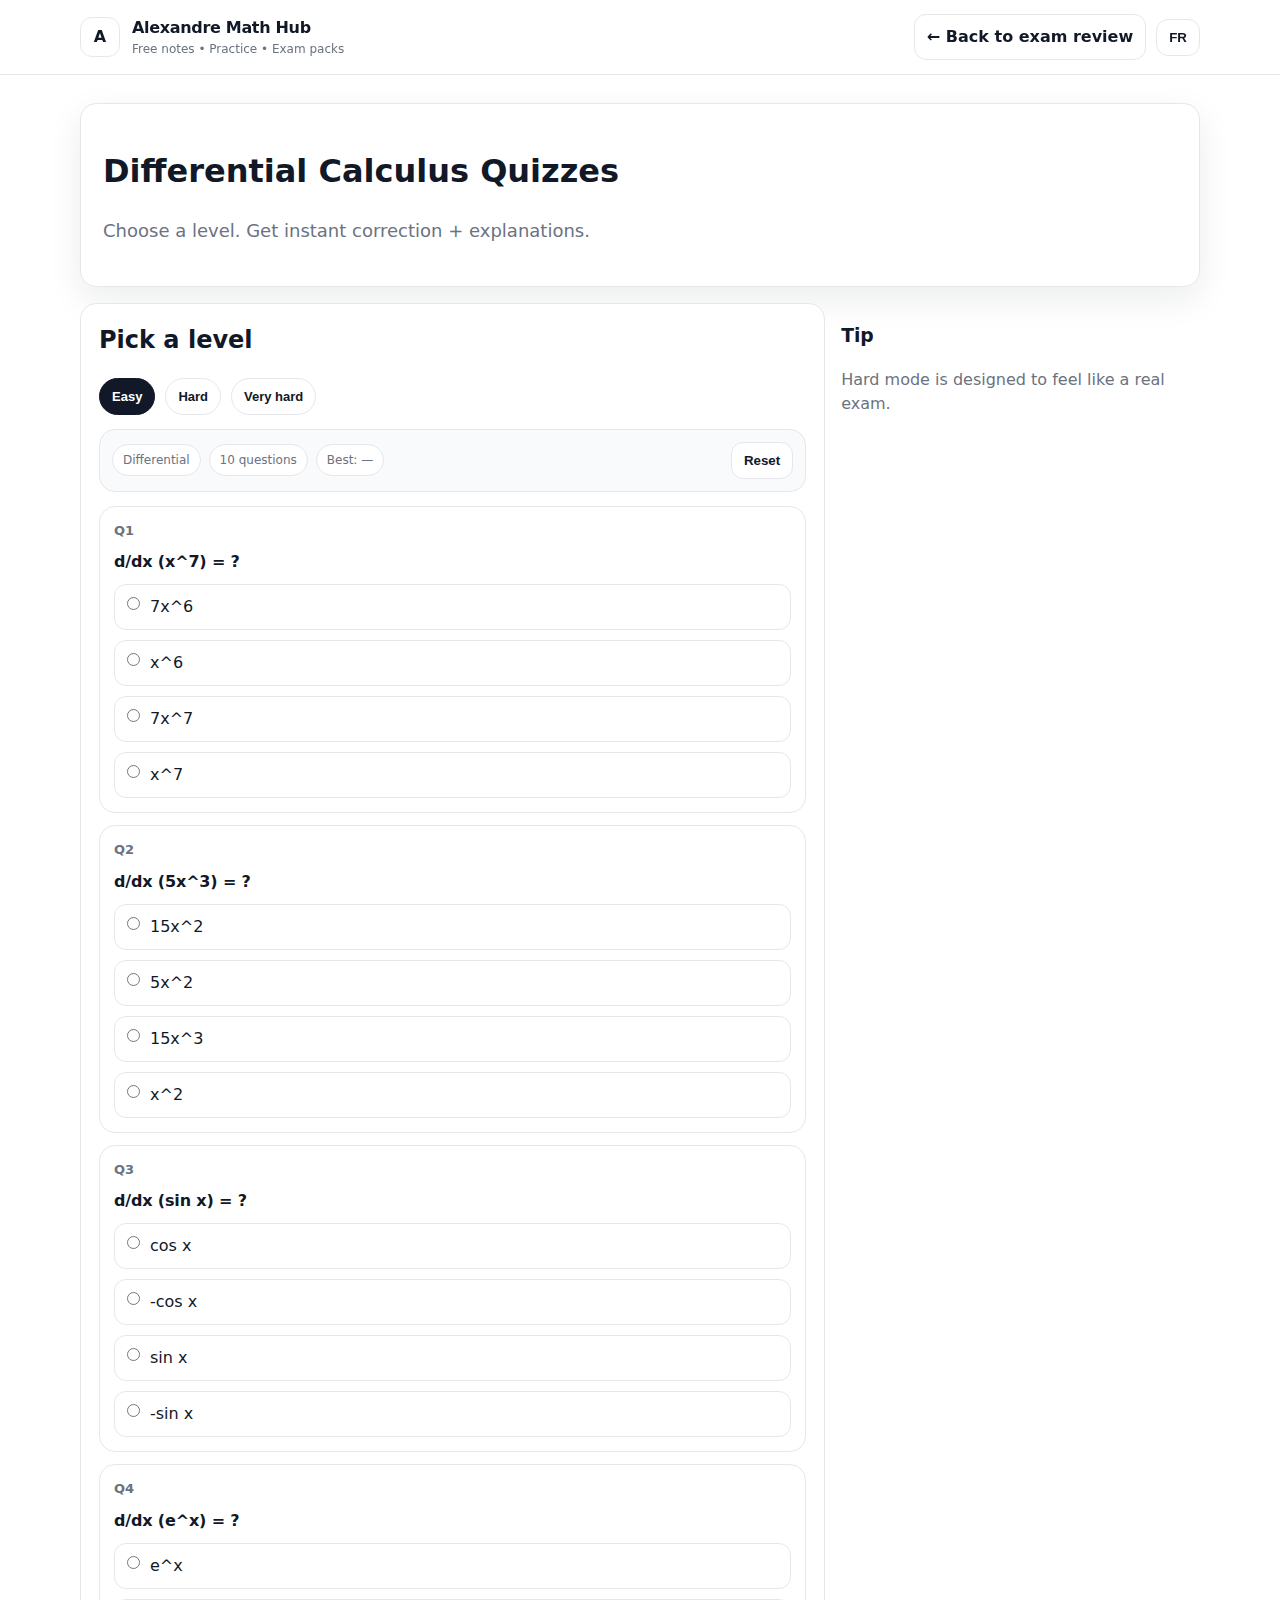
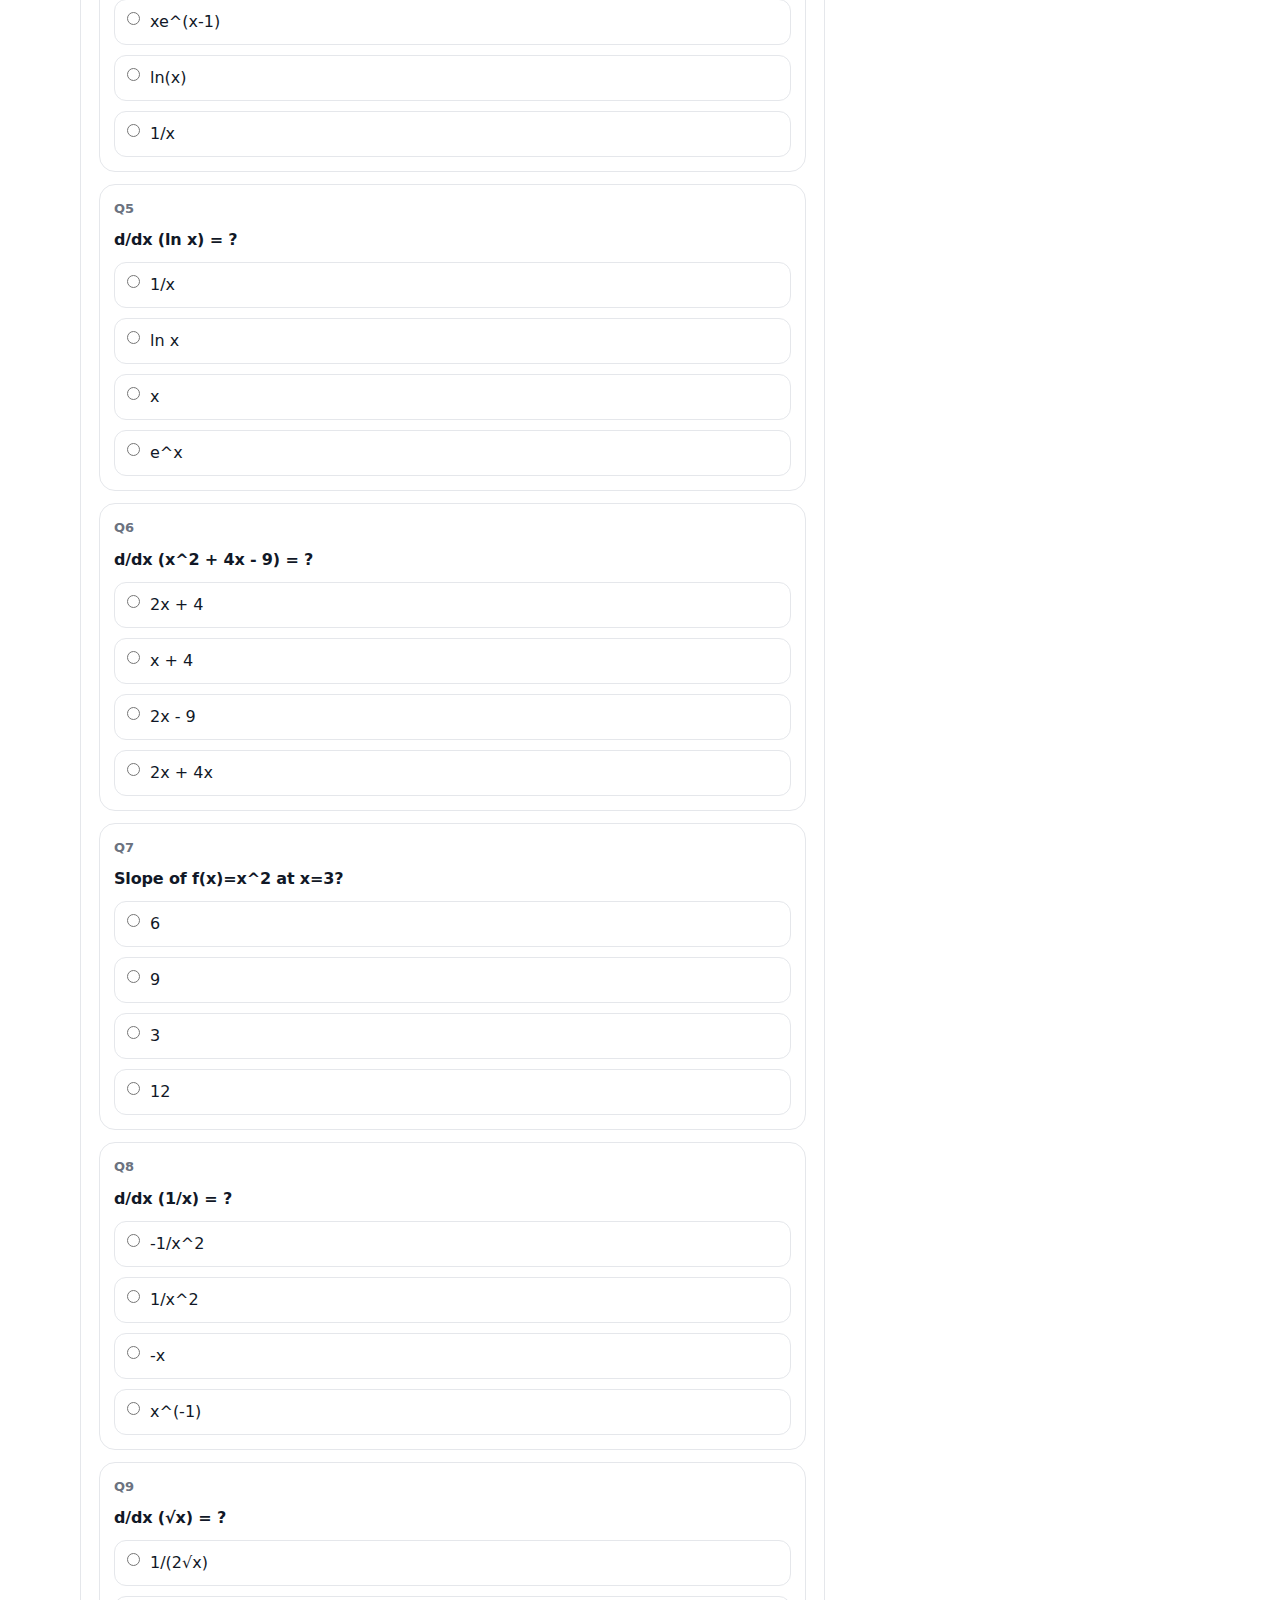
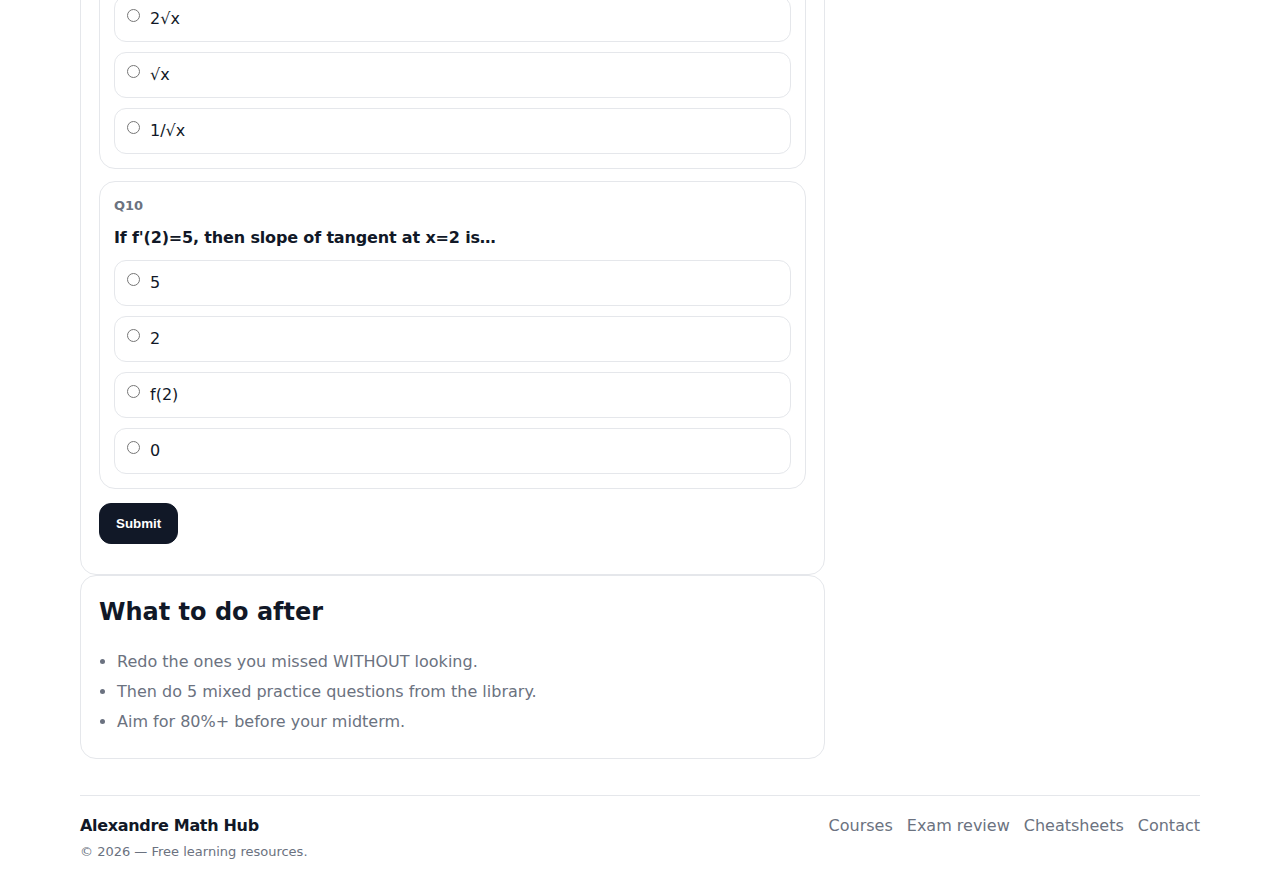
<file: quiz.html>
<!doctype html>
<html lang="en">
<head>
  <meta charset="utf-8" />
  <meta name="viewport" content="width=device-width,initial-scale=1" />
  <title>Quiz | Alexandre Math Hub</title>
  <meta name="description" content="Differential calculus quizzes (easy to very hard)" />
  <link rel="icon" href="./assets/favicon.svg" type="image/svg+xml" />
  <link rel="stylesheet" href="./styles.css" />
  <script defer src="./script.js"></script>
</head>

<body data-page="quiz">
  <header class="header" id="top">
    <div class="container header__inner">
      <a class="brand" href="./index.html#top" aria-label="Alexandre Math Hub home" data-i18n-aria="brand.aria">
        <span class="brand__mark" aria-hidden="true">A</span>
        <span class="brand__text">
          <span class="brand__name" data-i18n="brand.name">Alexandre Math Hub</span>
          <span class="brand__domain" data-i18n="brand.tagline">Free notes • Practice • Exam packs</span>
        </span>
      </a>

      <div class="topic-actions">
        <a class="btn btn--ghost btn--sm" href="./index.html#exam-review" data-i18n="quiz.back">← Back to exam review</a>
        <button class="btn btn--ghost btn--sm lang" id="langToggle" type="button" aria-label="Switch language">FR</button>
      </div>
    </div>
  </header>

  <main class="topic-shell">
    <div class="container">
      <div class="topic-hero">
        <h1 id="quizPageTitle" data-i18n="quiz.title">Differential Calculus Quizzes</h1>
        <p class="lead" id="quizPageDesc" data-i18n="quiz.subtitle">
          Choose a level. Get instant correction + explanations.
        </p>
        <div class="topic-hero__meta" id="quizPageMeta"></div>
      </div>

      <div class="topic-layout">
        <div>
          <section class="topic-box">
            <h2 data-i18n="quiz.pickLevel">Pick a level</h2>

            <div class="quiz-levels">
              <button class="chip quiz-level is-active" type="button" data-quiz-set="diff-easy" data-i18n="quiz.easy">Easy</button>
              <button class="chip quiz-level" type="button" data-quiz-set="diff-hard" data-i18n="quiz.hard">Hard</button>
              <button class="chip quiz-level" type="button" data-quiz-set="diff-vhard" data-i18n="quiz.veryHard">Very hard</button>
            </div>

            <div class="quiz-bar">
              <div class="quiz-bar__left">
                <span class="pill" id="quizSetPill">Differential</span>
                <span class="pill" id="quizCountPill">10 questions</span>
                <span class="pill" id="quizBestPill">Best: —</span>
              </div>
              <div class="quiz-bar__right">
                <button class="btn btn--ghost btn--sm" id="quizResetBtn" type="button" data-i18n="quiz.reset">Reset</button>
              </div>
            </div>

            <div id="quizMount"></div>

            <div class="quiz-actions">
              <button class="btn" id="quizSubmitBtn" type="button" data-i18n="quiz.submit">Submit</button>
              <button class="btn btn--ghost" id="quizRetryBtn" type="button" data-i18n="quiz.retry" style="display:none;">Retry</button>
            </div>

            <div class="form__notice" id="quizNotice" aria-live="polite"></div>
          </section>

          <section class="topic-box">
            <h2 data-i18n="quiz.whatToDo">What to do after</h2>
            <ul class="bullets">
              <li data-i18n="quiz.after1">Redo the ones you missed WITHOUT looking.</li>
              <li data-i18n="quiz.after2">Then do 5 mixed practice questions from the library.</li>
              <li data-i18n="quiz.after3">Aim for 80%+ before your midterm.</li>
            </ul>
          </section>
        </div>

        <aside class="topic-side">
          <div class="topic-side__box">
            <h3 data-i18n="quiz.tipTitle">Tip</h3>
            <p class="muted" data-i18n="quiz.tipText">Hard mode is designed to feel like a real exam.</p>
          </div>
        </aside>
      </div>
    </div>
  </main>

  <footer class="footer">
    <div class="container footer__inner">
      <div>
        <div class="footer__brand" data-i18n="footer.brand">Alexandre Math Hub</div>
        <div class="small muted" data-i18n="footer.copyright">© <span id="year"></span> — Free learning resources.</div>
      </div>
      <div class="footer__links">
        <a href="./index.html#library" data-i18n="footer.courses">Courses</a>
        <a href="./index.html#exam-review" data-i18n="footer.exams">Exam review</a>
        <a href="./index.html#resources" data-i18n="footer.resources">Cheatsheets</a>
        <a href="./index.html#contact" data-i18n="footer.contact">Contact</a>
      </div>
    </div>
  </footer>
</body>
</html>
</file>
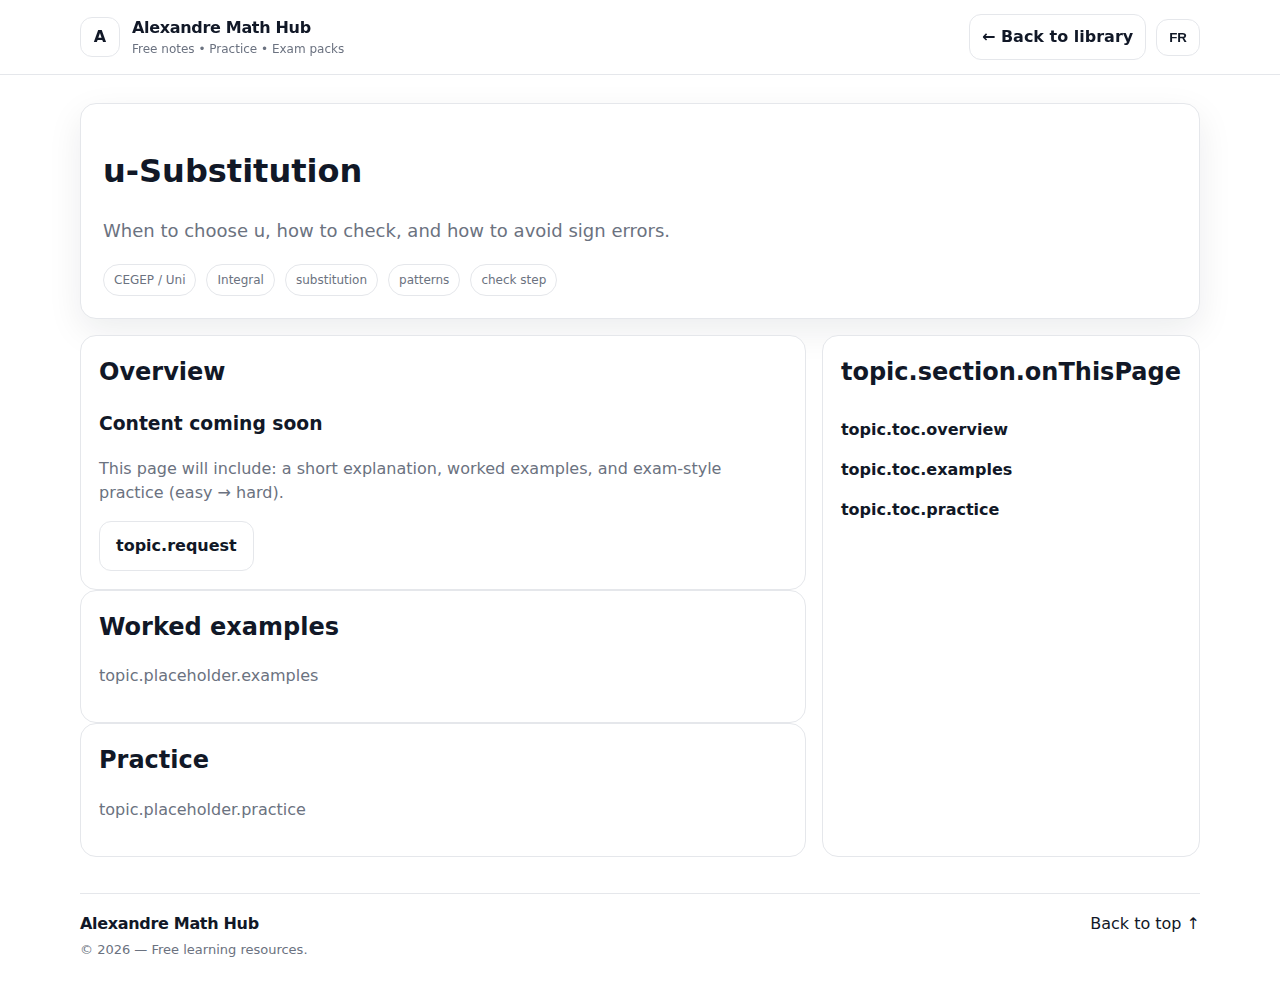
<file: u-sub.html>
<!doctype html>
<html lang="en">
<head>
  <meta charset="utf-8" />
  <meta name="viewport" content="width=device-width,initial-scale=1" />
  <title>Topic | Alexandre Math Hub</title>
  <meta name="description" content="Topic page" />
  <link rel="icon" href="../assets/favicon.svg" type="image/svg+xml" />
  <link rel="stylesheet" href="../styles.css" />
</head>
<body data-topic-slug="u-sub">
  <header class="header" id="top">
    <div class="container header__inner">
      <a class="brand" href="../index.html#library" aria-label="Alexandre Math Hub home" data-i18n-aria="brand.aria">
        <span class="brand__mark" aria-hidden="true">A</span>
        <span class="brand__text">
          <span class="brand__name" data-i18n="brand.name">Alexandre Math Hub</span>
          <span class="brand__domain" data-i18n="brand.tagline">Free notes • Practice • Exam packs</span>
        </span>
      </a>

      <div class="topic-actions">
        <a class="btn btn--ghost btn--sm" href="../index.html#library" data-i18n="topic.back">← Back to library</a>
        <button class="btn btn--ghost btn--sm lang" id="langToggle" type="button" aria-label="Switch language">FR</button>
      </div>
    </div>
  </header>

  <main class="topic-shell">
    <div class="container">
      <div class="topic-hero">
        <h1 id="topicPageTitle">Topic</h1>
        <p class="lead" id="topicPageDesc">Description</p>
        <div class="topic-hero__meta" id="topicPageMeta"></div>
      </div>

      <div class="topic-layout">
        <div>
          <section class="topic-box" id="overview">
            <h2 data-i18n="topic.section.overview">Overview</h2>
            <h3 id="topicComingTitle">Content coming soon</h3>
            <p class="muted" id="topicComingText">This page will include...</p>
            <a class="btn btn--ghost" href="../index.html#contact" data-i18n="topic.request">Request content for this topic</a>
          </section>

          <section class="topic-box" id="examples">
            <h2 data-i18n="topic.section.examples">Examples</h2>
            <p class="muted" data-i18n="topic.placeholder.examples">Worked examples will appear here (step-by-step).</p>
          </section>

          <section class="topic-box" id="practice">
            <h2 data-i18n="topic.section.practice">Practice</h2>
            <p class="muted" data-i18n="topic.placeholder.practice">Practice questions (easy → hard) + solutions toggles will appear here.</p>
          </section>
        </div>

        <aside class="topic-box" aria-label="On this page">
          <h2 data-i18n="topic.section.onThisPage">On this page</h2>
          <div class="toc">
            <a href="#overview" data-i18n="topic.toc.overview">Overview</a>
            <a href="#examples" data-i18n="topic.toc.examples">Examples</a>
            <a href="#practice" data-i18n="topic.toc.practice">Practice</a>
          </div>
        </aside>
      </div>
    </div>
  </main>

  <footer class="footer">
    <div class="container footer__inner">
      <div class="footer__left">
        <div class="footer__brand" data-i18n="footer.brand">Alexandre Math Hub</div>
        <div class="muted small" data-i18n="footer.copyright">© <span id="year"></span> — Free learning resources.</div>
      </div>
      <div class="footer__right">
        <a href="#top" data-i18n="footer.top">Back to top ↑</a>
      </div>
    </div>
  </footer>

  <script src="../script.js"></script>
</body>
</html>
</file>
<file: styles.css>
:root{
  --bg: #ffffff;
  --text: #111827;
  --muted: #6b7280;
  --line: #e5e7eb;
  --soft: #f9fafb;
  --accent: #111827; /* keep it classy on white */
  --shadow: 0 12px 35px rgba(17,24,39,.08);
  --radius: 16px;
  --radius-sm: 12px;
  --max: 1120px;
}

*{ box-sizing: border-box; }
html{ scroll-behavior: smooth; }
body{
  margin:0;
  font-family: ui-sans-serif, system-ui, -apple-system, Segoe UI, Roboto, Helvetica, Arial, "Apple Color Emoji","Segoe UI Emoji";
  background: var(--bg);
  color: var(--text);
  line-height: 1.5;
}

a{ color: inherit; text-decoration: none; }
a:hover{ text-decoration: underline; }

.container{
  width: min(var(--max), calc(100% - 40px));
  margin-inline: auto;
}

/* Accessibility */
.sr-only{
  position:absolute;
  width:1px;height:1px;
  padding:0;margin:-1px;
  overflow:hidden;clip:rect(0,0,0,0);
  white-space:nowrap;border:0;
}

/* Topbar */
.topbar{
  background: var(--soft);
  border-bottom: 1px solid var(--line);
  font-size: 14px;
}
.topbar__inner{
  display:flex;
  align-items:center;
  justify-content: space-between;
  gap: 12px;
  padding: 10px 0;
}
.topbar__link{
  text-decoration: underline;
  color: var(--text);
}

/* Header */
.header{
  position: sticky;
  top: 0;
  z-index: 50;
  background: rgba(255,255,255,.85);
  backdrop-filter: blur(10px);
  border-bottom: 1px solid var(--line);
}
.header__inner{
  display:flex;
  align-items:center;
  justify-content: space-between;
  padding: 14px 0;
  gap: 16px;
}

.brand{
  display:flex;
  align-items:center;
  gap: 12px;
}
.brand__mark{
  width: 40px; height: 40px;
  display:grid; place-items:center;
  border: 1px solid var(--line);
  border-radius: 12px;
  font-weight: 800;
}
.brand__name{ display:block; font-weight: 800; letter-spacing: -0.02em; }
.brand__domain{ display:block; color: var(--muted); font-size: 12px; }

/* Nav */
.nav__toggle{
  display:none;
  border:1px solid var(--line);
  background:#fff;
  border-radius: 12px;
  padding: 10px 12px;
  cursor:pointer;
}
.nav__menu{
  display:flex;
  align-items:center;
  gap: 18px;
  list-style:none;
  padding:0; margin:0;
}
.nav__menu a{
  font-size: 14px;
  color: var(--text);
  opacity: .9;
}
.nav__menu a:hover{ opacity:1; }

.btn{
  display:inline-flex;
  align-items:center;
  justify-content:center;
  gap: 10px;
  padding: 12px 16px;
  border-radius: 12px;
  border: 1px solid var(--accent);
  background: var(--accent);
  color: #fff;
  font-weight: 700;
  cursor: pointer;
  text-decoration:none !important;
}
.btn:hover{ filter: brightness(1.03); }
.btn--ghost{
  background: #fff;
  color: var(--text);
  border-color: var(--line);
}
.btn--sm{ padding: 10px 12px; border-radius: 12px; }
.btn--full{ width: 100%; }

.section{
  padding: 72px 0;
}
.section--alt{
  background: var(--soft);
  border-top: 1px solid var(--line);
  border-bottom: 1px solid var(--line);
}
.section__head{
  display:flex;
  align-items:flex-end;
  justify-content: space-between;
  gap: 20px;
  margin-bottom: 26px;
}
.section__head h2{
  font-size: 30px;
  margin:0;
  letter-spacing: -0.03em;
}
.muted{ color: var(--muted); }
.small{ font-size: 13px; }

/* Hero */
.hero{
  padding: 72px 0 40px;
}
.hero__grid{
  display:grid;
  grid-template-columns: 1.3fr .9fr;
  gap: 26px;
  align-items:start;
}
.hero h1{
  font-size: 46px;
  line-height: 1.1;
  margin: 0 0 14px;
  letter-spacing: -0.04em;
}
.lead{
  font-size: 18px;
  color: var(--muted);
  margin: 0 0 20px;
}
.hero__cta{
  display:flex;
  gap: 12px;
  flex-wrap: wrap;
  margin-bottom: 22px;
}
.hero__trust{
  display:grid;
  grid-template-columns: repeat(3, minmax(0, 1fr));
  gap: 12px;
}
.trust__item{
  border: 1px solid var(--line);
  border-radius: var(--radius-sm);
  padding: 14px;
  background: #fff;
}
.trust__title{ font-weight: 800; margin-bottom: 4px; }
.trust__text{ color: var(--muted); font-size: 13px; }

.card{
  border: 1px solid var(--line);
  border-radius: var(--radius);
  background: #fff;
  padding: 18px;
  box-shadow: var(--shadow);
}
.card__title{
  margin: 0 0 10px;
  font-size: 18px;
}

.checklist{
  list-style:none;
  padding:0;
  margin: 0 0 14px;
}
.checklist li{
  padding-left: 28px;
  margin: 10px 0;
  position: relative;
  color: var(--text);
}
.checklist li::before{
  content: "✓";
  position:absolute;
  left:0; top:0;
  width: 20px; height: 20px;
  display:grid; place-items:center;
  border:1px solid var(--line);
  border-radius: 999px;
  font-size: 12px;
}
.card__meta{
  display:flex;
  flex-wrap: wrap;
  gap: 8px;
  margin: 10px 0 14px;
}
.pill{
  font-size: 12px;
  color: var(--muted);
  border: 1px solid var(--line);
  border-radius: 999px;
  padding: 6px 10px;
  background: #fff;
}

/* Grid + features */
.grid{
  display:grid;
  gap: 16px;
}
.grid--3{
  grid-template-columns: repeat(3, minmax(0, 1fr));
}
.feature, .price, .quote{
  border: 1px solid var(--line);
  border-radius: var(--radius);
  background: #fff;
  padding: 18px;
}
.feature h3, .price h3{
  margin:0 0 8px;
  letter-spacing: -0.02em;
}
.bullets{
  margin: 12px 0 0;
  padding-left: 18px;
  color: var(--muted);
}
.bullets li{ margin: 6px 0; }

/* Callout */
.callout{
  margin-top: 18px;
  border: 1px solid var(--line);
  border-radius: var(--radius);
  background: #fff;
  padding: 18px;
  display:flex;
  align-items:center;
  justify-content: space-between;
  gap: 12px;
}
.callout__title{ margin:0 0 4px; }

/* Steps */
.steps{
  display:grid;
  grid-template-columns: repeat(4, minmax(0, 1fr));
  gap: 14px;
}
.step{
  border: 1px solid var(--line);
  border-radius: var(--radius);
  background: #fff;
  padding: 16px;
}
.step__num{
  width: 34px; height: 34px;
  display:grid; place-items:center;
  border:1px solid var(--line);
  border-radius: 12px;
  font-weight: 900;
  margin-bottom: 10px;
}
.step h3{ margin: 0 0 6px; font-size: 16px; }
.step p{ margin:0; color: var(--muted); font-size: 14px; }

/* About layout */
.about{
  margin-top: 18px;
  display:grid;
  grid-template-columns: 1.2fr .8fr;
  gap: 16px;
}
.about__card{
  border: 1px solid var(--line);
  border-radius: var(--radius);
  background: #fff;
  padding: 18px;
}
.about__stats{
  border: 1px solid var(--line);
  border-radius: var(--radius);
  background: #fff;
  padding: 18px;
}
.stat{
  border: 1px solid var(--line);
  border-radius: 14px;
  padding: 14px;
  margin-bottom: 12px;
}
.stat__kpi{
  font-size: 26px;
  font-weight: 900;
  letter-spacing: -0.03em;
}
.stat__label{ color: var(--muted); font-size: 13px; }

/* Pricing */
.price__tag{
  margin: 8px 0 14px;
}
.price__amount{
  font-size: 34px;
  font-weight: 900;
  letter-spacing: -0.03em;
}
.price__unit{ color: var(--muted); margin-left: 6px; }
.price--featured{
  border-color: #c7c9cf;
  box-shadow: 0 18px 60px rgba(17,24,39,.12);
  position: relative;
}
.badge{
  position:absolute;
  top: 14px; right: 14px;
  font-size: 12px;
  border: 1px solid var(--line);
  background: #fff;
  padding: 6px 10px;
  border-radius: 999px;
  color: var(--muted);
}

/* Testimonials */
.quote blockquote{
  margin: 0 0 10px;
  color: var(--text);
  font-size: 15px;
}
.quote figcaption{
  color: var(--muted);
  font-size: 13px;
}

/* FAQ */
.faq details{
  border: 1px solid var(--line);
  border-radius: var(--radius);
  background: #fff;
  padding: 14px 16px;
  margin-bottom: 10px;
}
.faq summary{
  cursor:pointer;
  font-weight: 800;
}
.faq p{
  margin: 10px 0 0;
  color: var(--muted);
}

/* Contact */
.contact{
  display:grid;
  grid-template-columns: 1.2fr .8fr;
  gap: 16px;
}
.form{
  border: 1px solid var(--line);
  border-radius: var(--radius);
  background: #fff;
  padding: 18px;
}
.form label{
  display:block;
  font-weight: 700;
  font-size: 13px;
  margin-bottom: 12px;
}
input, select, textarea{
  width: 100%;
  margin-top: 6px;
  padding: 12px 12px;
  border: 1px solid var(--line);
  border-radius: 12px;
  font: inherit;
  background: #fff;
}
textarea{ resize: vertical; }
.form__row{
  display:grid;
  grid-template-columns: 1fr 1fr;
  gap: 12px;
}
.form__actions{
  display:flex;
  align-items:center;
  gap: 12px;
  flex-wrap: wrap;
  margin-top: 6px;
}
.form__notice{
  margin-top: 12px;
  font-size: 14px;
}
.form__notice.success{
  border: 1px solid var(--line);
  border-radius: 12px;
  padding: 10px 12px;
  background: var(--soft);
}
.divider{
  height: 1px;
  background: var(--line);
  margin: 14px 0;
}

/* Footer */
.footer{
  padding: 26px 0;
}
.footer__inner{
  display:flex;
  align-items:flex-start;
  justify-content: space-between;
  gap: 16px;
  border-top: 1px solid var(--line);
  padding-top: 18px;
}
.footer__brand{ font-weight: 900; letter-spacing: -0.02em; margin-bottom: 4px; }
.footer__links{
  display:flex;
  flex-wrap: wrap;
  gap: 14px;
  color: var(--muted);
}
.to-top{ color: var(--text); }

/* Responsive */
@media (max-width: 920px){
  .hero__grid{ grid-template-columns: 1fr; }
  .hero h1{ font-size: 40px; }
  .grid--3{ grid-template-columns: 1fr; }
  .steps{ grid-template-columns: 1fr 1fr; }
  .about, .contact{ grid-template-columns: 1fr; }
  .section__head{ align-items:flex-start; flex-direction: column; }
}
@media (max-width: 720px){
  .nav__toggle{ display:inline-flex; }
  .nav__menu{
    display:none;
    position:absolute;
    right: 20px;
    top: 64px;
    flex-direction: column;
    gap: 10px;
    border: 1px solid var(--line);
    border-radius: 14px;
    padding: 12px;
    background:#fff;
    box-shadow: var(--shadow);
    min-width: 210px;
  }
  .nav__menu.is-open{ display:flex; }
  .hero__trust{ grid-template-columns: 1fr; }
  .form__row{ grid-template-columns: 1fr; }
}


/* Library search + filters */
.filterbar{
  display:flex;
  align-items:center;
  justify-content: space-between;
  gap: 12px;
  margin-bottom: 16px;
  flex-wrap: wrap;
}
.search{
  flex: 1 1 340px;
}
.search input{
  width: 100%;
}

.filters{
  display:flex;
  gap: 10px;
  flex-wrap: wrap;
  justify-content:flex-end;
}
.chip{
  border: 1px solid var(--line);
  background: #fff;
  color: var(--text);
  padding: 10px 12px;
  border-radius: 999px;
  font-weight: 800;
  font-size: 13px;
  cursor:pointer;
}
.chip:hover{ filter: brightness(0.99); }
.chip.is-active{
  border-color: var(--accent);
  background: var(--accent);
  color: #fff;
}

/* Content cards (topics/exams/resources) */
.content-card{
  border: 1px solid var(--line);
  border-radius: var(--radius);
  background: #fff;
  padding: 18px;
  display:flex;
  flex-direction: column;
  gap: 10px;
}
.content-card__head{
  display:flex;
  align-items:flex-start;
  justify-content: space-between;
  gap: 10px;
}
.content-card__title{
  margin:0;
  letter-spacing: -0.02em;
}
.content-card__meta{
  font-size: 12px;
  color: var(--muted);
  border: 1px solid var(--line);
  padding: 6px 10px;
  border-radius: 999px;
  white-space: nowrap;
}
.tagrow{
  display:flex;
  gap: 8px;
  flex-wrap: wrap;
  margin-top: 2px;
}
.tag{
  font-size: 12px;
  color: var(--muted);
  border: 1px solid var(--line);
  border-radius: 999px;
  padding: 6px 10px;
  background: #fff;
}
.content-card__link{
  margin-top: auto;
  display:inline-flex;
  width: fit-content;
  font-weight: 900;
  padding-top: 4px;
}

/* Responsive tweaks */
@media (max-width: 720px){
  .content-card__head{ flex-direction: column; }
  .content-card__meta{ white-space: normal; }
}


.lang{ white-space: nowrap; }



/* Popular topics row */
.popular{
  border: 1px solid var(--line);
  border-radius: var(--radius);
  background: var(--soft);
  padding: 16px;
  margin-bottom: 18px;
}
.popular__head{
  display:flex;
  align-items: baseline;
  justify-content: space-between;
  gap: 12px;
  margin-bottom: 10px;
}
.popular__title{
  margin:0;
  font-size: 15px;
  letter-spacing: -0.01em;
}
.popular__row{
  display:flex;
  gap: 10px;
  overflow:auto;
  padding-bottom: 4px;
  -webkit-overflow-scrolling: touch;
}
.popular__pill{
  display:inline-flex;
  align-items:center;
  gap: 8px;
  border: 1px solid var(--line);
  background: #fff;
  border-radius: 999px;
  padding: 10px 12px;
  font-weight: 800;
  font-size: 13px;
  white-space: nowrap;
}
.popular__pill:hover{
  border-color: var(--accent);
}
.popular__dot{
  width: 8px;
  height: 8px;
  border-radius: 999px;
  background: var(--accent);
  opacity: .7;
}

/* New badge on topic cards */
.content-card{ position: relative; }
.badge--new{
  position:absolute;
  top: 12px;
  right: 12px;
  border: 1px solid var(--line);
  background: var(--soft);
  color: var(--text);
  font-size: 12px;
  font-weight: 900;
  padding: 6px 10px;
  border-radius: 999px;
}

/* Topic pages */
.topic-shell{
  padding: 28px 0 10px;
}
.topic-hero{
  border: 1px solid var(--line);
  border-radius: var(--radius);
  background: #fff;
  padding: 22px;
  box-shadow: var(--shadow);
}
.topic-hero__meta{
  display:flex;
  gap: 10px;
  flex-wrap: wrap;
  margin-top: 10px;
}
.topic-layout{
  display:grid;
  grid-template-columns: 1.35fr .65fr;
  gap: 16px;
  margin-top: 16px;
}
.topic-box{
  border: 1px solid var(--line);
  border-radius: var(--radius);
  background: #fff;
  padding: 18px;
}
.topic-box h2{ margin-top: 0; }
.toc a{
  display:block;
  padding: 8px 0;
  font-weight: 800;
}
.toc a:hover{ text-decoration: underline; }
@media (max-width: 900px){
  .topic-layout{ grid-template-columns: 1fr; }
}


.topic-actions{
  display:flex;
  align-items:center;
  gap: 10px;
}





/* -----------------------------
   Quizzes
----------------------------- */
.quiz-levels{
  display:flex;
  gap: 10px;
  flex-wrap: wrap;
  margin: 10px 0 14px;
}

.quiz-bar{
  display:flex;
  align-items:center;
  justify-content: space-between;
  gap: 12px;
  flex-wrap: wrap;
  margin: 10px 0 14px;
  padding: 12px;
  border: 1px solid var(--line);
  border-radius: var(--radius);
  background: var(--soft);
}

.quiz-bar__left{
  display:flex;
  gap: 8px;
  flex-wrap: wrap;
  align-items:center;
}

.quiz-q{
  border: 1px solid var(--line);
  border-radius: var(--radius);
  padding: 14px;
  background:#fff;
  margin: 12px 0;
}

.quiz-q__top{
  display:flex;
  align-items: baseline;
  justify-content: space-between;
  gap: 12px;
}

.quiz-q__num{
  font-weight: 900;
  font-size: 13px;
  color: var(--muted);
}

.quiz-q__prompt{
  margin: 10px 0 10px;
  font-weight: 800;
  letter-spacing: -0.01em;
}

.quiz-opts{
  display:grid;
  gap: 10px;
  margin-top: 10px;
}

.quiz-opt{
  display:flex;
  gap: 10px;
  align-items:flex-start;
  padding: 10px 12px;
  border: 1px solid var(--line);
  border-radius: 12px;
  cursor:pointer;
}

.quiz-opt input{
  width: auto;
  margin: 2px 0 0;
}

.quiz-opt:hover{ border-color: #c9cdd6; }

.quiz-opt.is-correct{
  border-color: #9aa3b2;
  background: var(--soft);
}

.quiz-opt.is-wrong{
  border-color: #c9cdd6;
  background: #fff;
  opacity: .9;
}

.quiz-exp{
  margin-top: 10px;
  color: var(--muted);
  font-size: 14px;
}

.quiz-actions{
  display:flex;
  gap: 12px;
  flex-wrap: wrap;
  margin-top: 14px;
}
</file>
